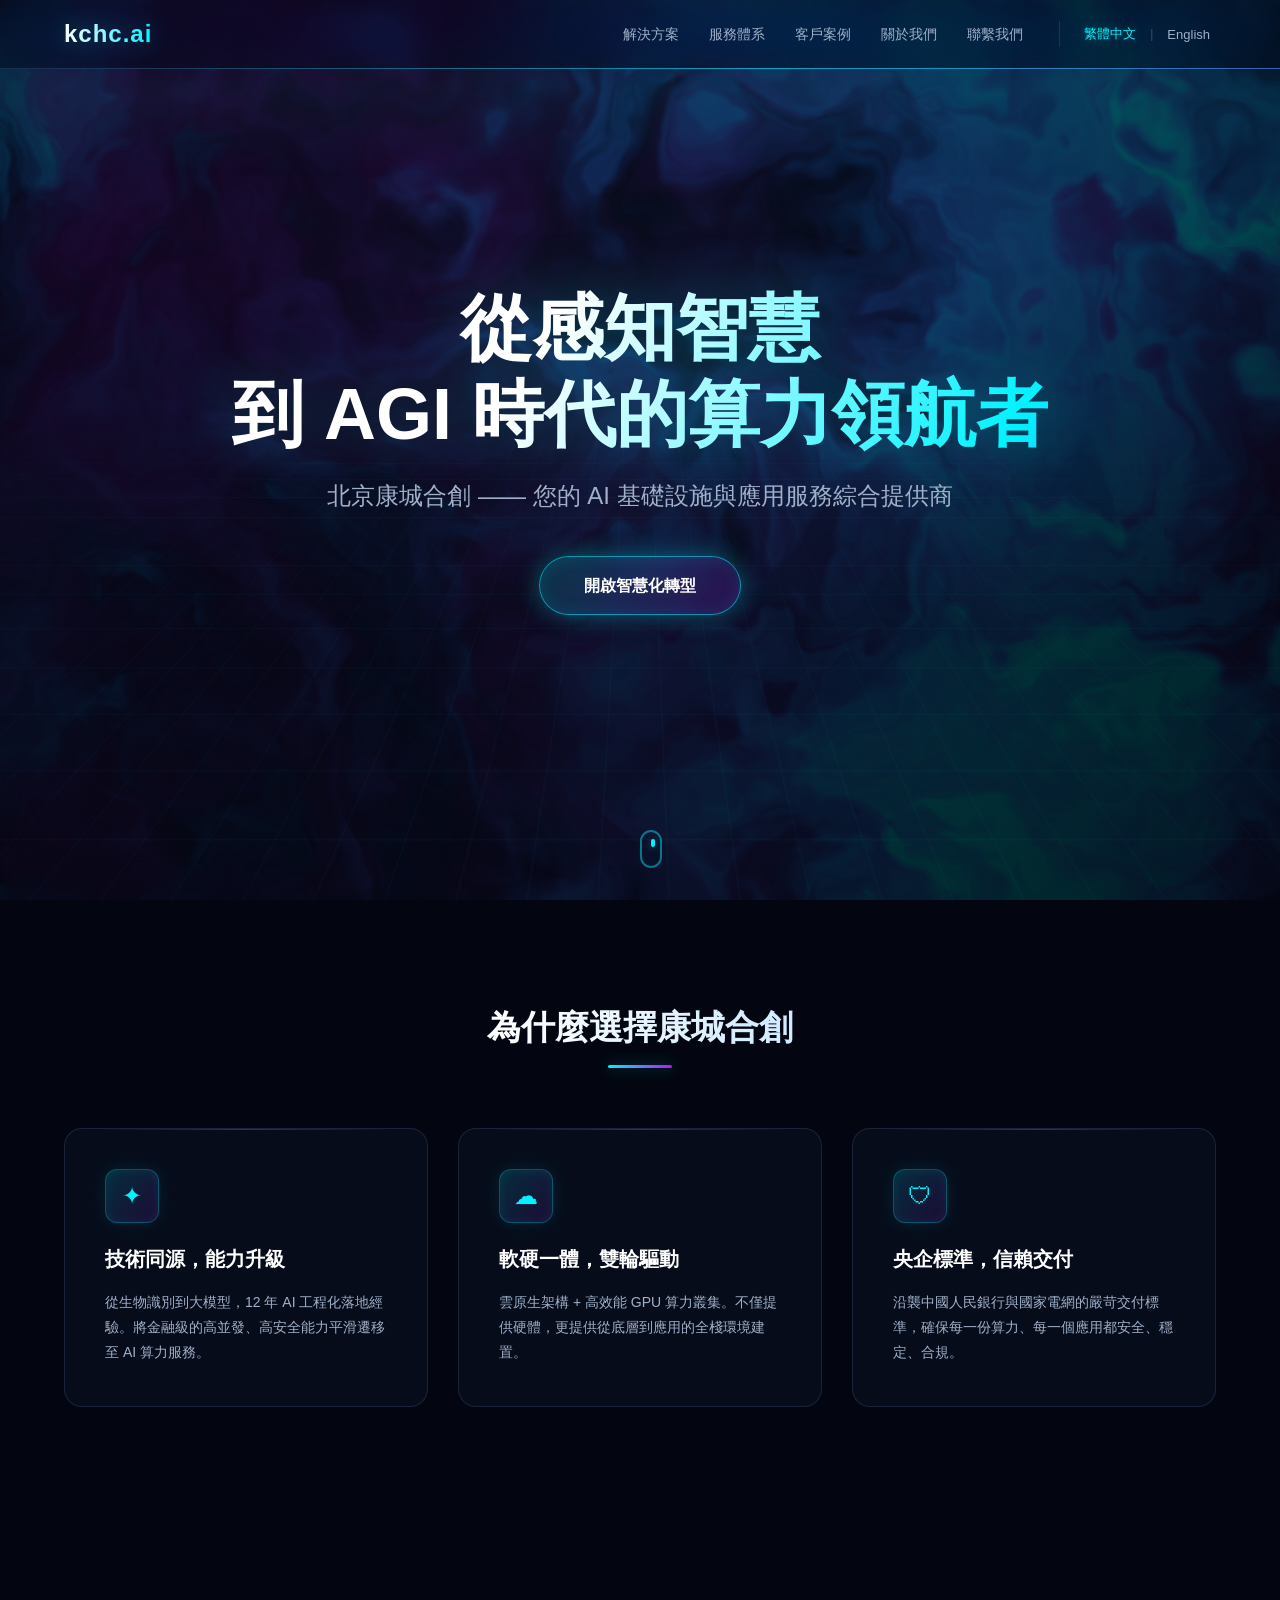
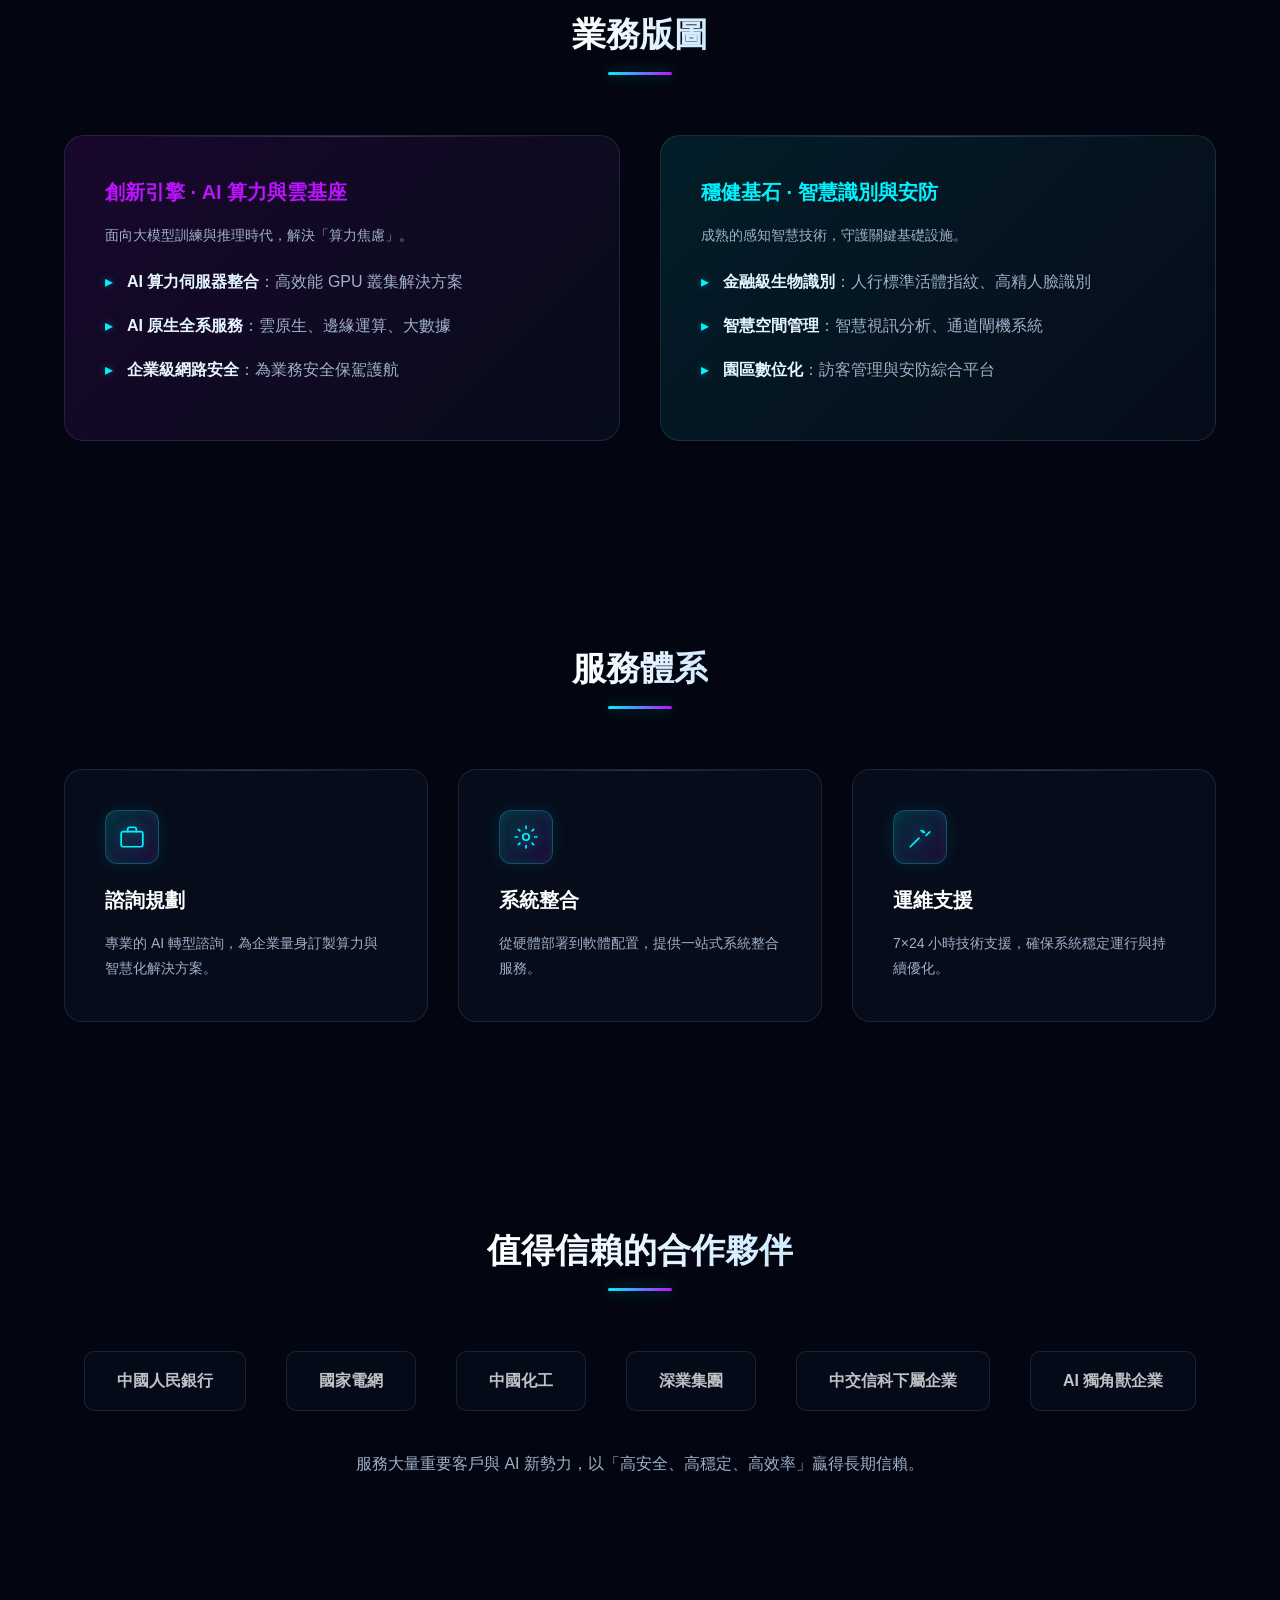
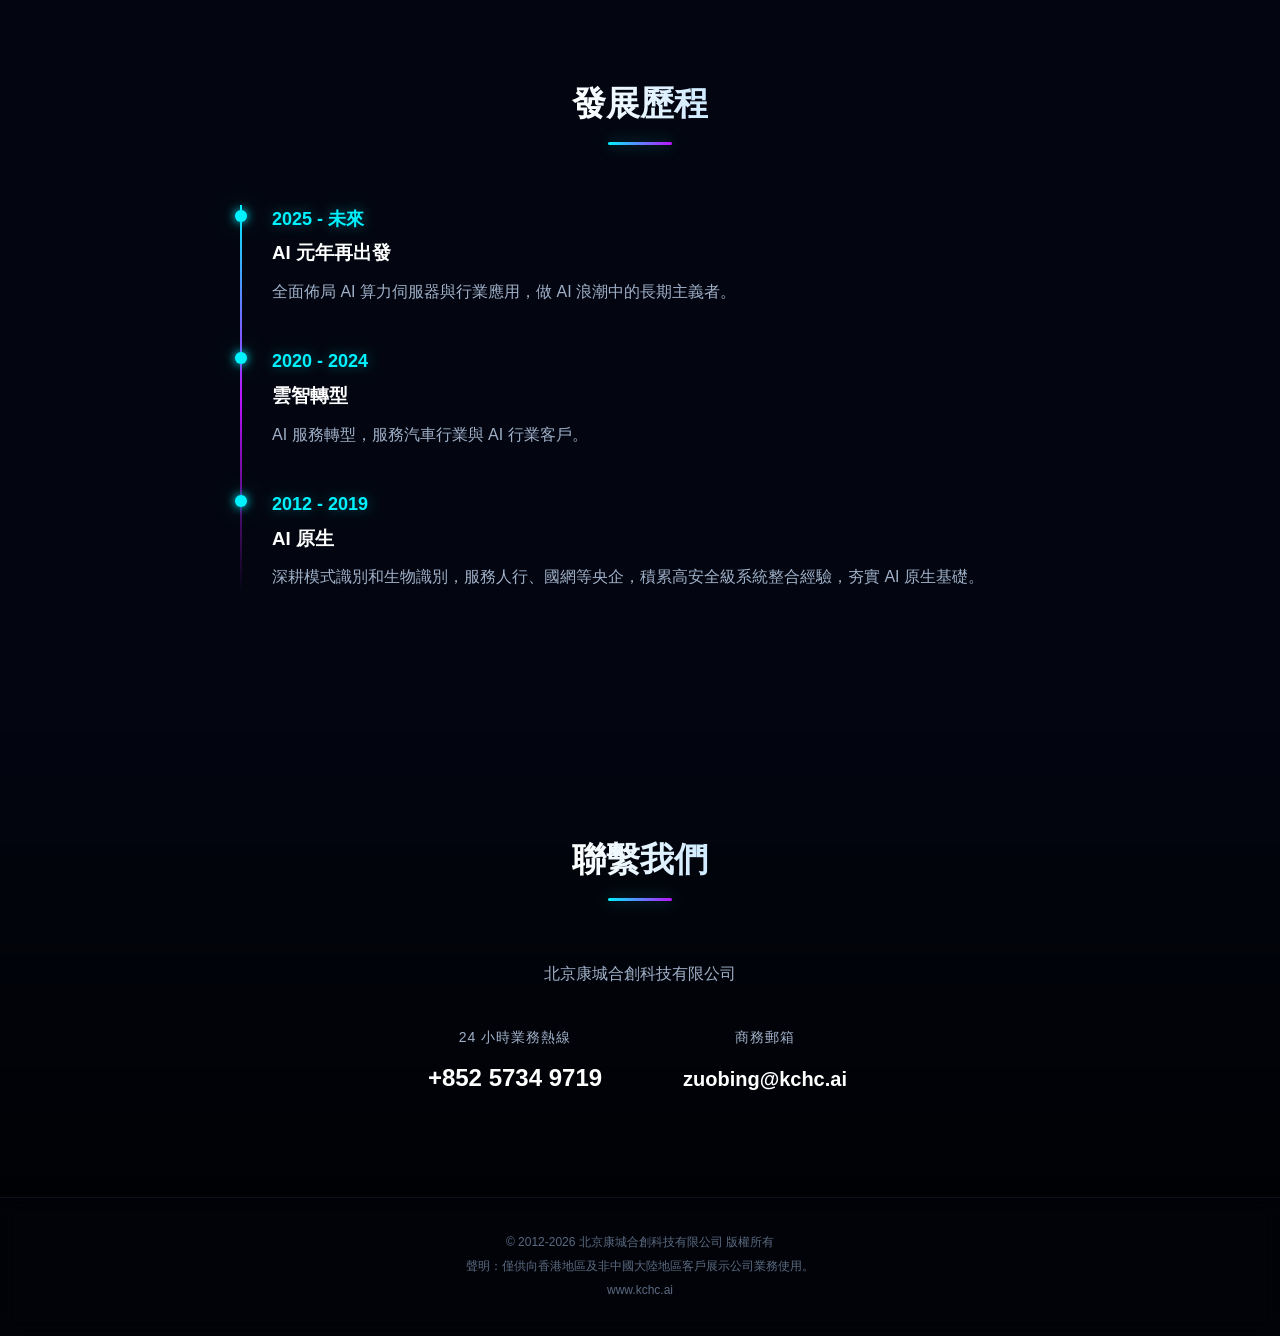
<file: index.html>
<!DOCTYPE html>
<html lang="zh-Hant">
<head>
    <meta charset="UTF-8">
    <meta name="viewport" content="width=device-width, initial-scale=1.0, maximum-scale=1.0, user-scalable=no">
    <meta name="description" content="北京康城合創 - AGI 時代的算力領航者，專業的 AI 基礎設施與應用服務綜合提供商">
    <meta name="keywords" content="AI算力,人工智慧,大模型,生物識別,北京康城合創">
    <title>北京康城合創 | kchc.ai - AGI 時代的算力領航者</title>
    <link rel="stylesheet" href="styles.css">
    <noscript><style>body { opacity: 1 !important; }</style></noscript>
</head>
<body>

    <canvas id="fluid-canvas"></canvas>

    <header>
        <div class="logo">kchc.ai</div>
        <nav class="nav-links">
            <a href="#solutions" data-i18n="nav.solutions">解決方案</a>
            <a href="#services" data-i18n="nav.services">服務體系</a>
            <a href="#cases" data-i18n="nav.cases">客戶案例</a>
            <a href="#about" data-i18n="nav.about">關於我們</a>
            <a href="#contact" data-i18n="nav.contact">聯繫我們</a>
            <div class="lang-switcher" role="group" aria-label="Language">
                <button type="button" class="lang-btn active" data-lang="zh-TW">繁體中文</button>
                <span class="lang-divider" aria-hidden="true">|</span>
                <button type="button" class="lang-btn" data-lang="en">English</button>
            </div>
        </nav>
        <div class="mobile-menu-btn" id="mobileMenuBtn">☰</div>
        <div class="mobile-menu" id="mobileMenu">
            <a href="#solutions" data-i18n="nav.solutions">解決方案</a>
            <a href="#services" data-i18n="nav.services">服務體系</a>
            <a href="#cases" data-i18n="nav.cases">客戶案例</a>
            <a href="#about" data-i18n="nav.about">關於我們</a>
            <a href="#contact" data-i18n="nav.contact">聯繫我們</a>
            <div class="lang-switcher lang-switcher-mobile" role="group" aria-label="Language">
                <button type="button" class="lang-btn active" data-lang="zh-TW">繁體中文</button>
                <span class="lang-divider" aria-hidden="true">|</span>
                <button type="button" class="lang-btn" data-lang="en">English</button>
            </div>
        </div>
    </header>

    <section class="hero">
        <h1 data-i18n-html="hero.title">從感知智慧<br>到 AGI 時代的算力領航者</h1>
        <p data-i18n="hero.subtitle">北京康城合創 —— 您的 AI 基礎設施與應用服務綜合提供商</p>
        <div onclick="document.getElementById('contact').scrollIntoView({behavior: 'smooth'})" class="cta-btn" data-i18n="hero.cta">
            開啟智慧化轉型
        </div>
        <div class="scroll-indicator" aria-hidden="true"></div>
    </section>

    <section class="scroll-anim" id="about">
        <div class="section-title"><span data-i18n="about.title">為什麼選擇康城合創</span></div>
        <div class="features">
            <div class="card">
                <div class="icon-box">✦</div>
                <h3 data-i18n="about.card1.title">技術同源，能力升級</h3>
                <p data-i18n="about.card1.text">從生物識別到大模型，12 年 AI 工程化落地經驗。將金融級的高並發、高安全能力平滑遷移至 AI 算力服務。</p>
            </div>
            <div class="card">
                <div class="icon-box">☁</div>
                <h3 data-i18n="about.card2.title">軟硬一體，雙輪驅動</h3>
                <p data-i18n="about.card2.text">雲原生架構 + 高效能 GPU 算力叢集。不僅提供硬體，更提供從底層到應用的全棧環境建置。</p>
            </div>
            <div class="card">
                <div class="icon-box">🛡</div>
                <h3 data-i18n="about.card3.title">央企標準，信賴交付</h3>
                <p data-i18n="about.card3.text">沿襲中國人民銀行與國家電網的嚴苛交付標準，確保每一份算力、每一個應用都安全、穩定、合規。</p>
            </div>
        </div>
    </section>

    <section class="scroll-anim" id="solutions">
        <div class="section-title"><span data-i18n="solutions.title">業務版圖</span></div>
        <div class="business-layout">
            <div class="biz-group biz-engine card">
                <h3 style="color: var(--accent-purple);" data-i18n="solutions.engine.title">創新引擎 · AI 算力與雲基座</h3>
                <p style="margin-bottom: 20px;" data-i18n="solutions.engine.intro">面向大模型訓練與推理時代，解決「算力焦慮」。</p>
                <ul class="biz-list">
                    <li data-i18n-html="solutions.engine.item1"><strong>AI 算力伺服器整合</strong>：高效能 GPU 叢集解決方案</li>
                    <li data-i18n-html="solutions.engine.item2"><strong>AI 原生全系服務</strong>：雲原生、邊緣運算、大數據</li>
                    <li data-i18n-html="solutions.engine.item3"><strong>企業級網路安全</strong>：為業務安全保駕護航</li>
                </ul>
            </div>
            <div class="biz-group biz-foundation card">
                <h3 style="color: var(--accent-cyan);" data-i18n="solutions.foundation.title">穩健基石 · 智慧識別與安防</h3>
                <p style="margin-bottom: 20px;" data-i18n="solutions.foundation.intro">成熟的感知智慧技術，守護關鍵基礎設施。</p>
                <ul class="biz-list">
                    <li data-i18n-html="solutions.foundation.item1"><strong>金融級生物識別</strong>：人行標準活體指紋、高精人臉識別</li>
                    <li data-i18n-html="solutions.foundation.item2"><strong>智慧空間管理</strong>：智慧視訊分析、通道閘機系統</li>
                    <li data-i18n-html="solutions.foundation.item3"><strong>園區數位化</strong>：訪客管理與安防綜合平台</li>
                </ul>
            </div>
        </div>
    </section>

    <section class="scroll-anim" id="services">
        <div class="section-title"><span data-i18n="services.title">服務體系</span></div>
        <div class="features">
            <div class="card">
                <div class="icon-box" aria-hidden="true">
                    <svg class="icon-svg" viewBox="0 0 24 24" fill="none" stroke="currentColor" stroke-width="1.6" stroke-linecap="round" stroke-linejoin="round">
                        <rect x="2" y="7" width="20" height="14" rx="2"></rect>
                        <path d="M16 7V5a2 2 0 0 0-2-2h-4a2 2 0 0 0-2 2v2"></path>
                    </svg>
                </div>
                <h3 data-i18n="services.card1.title">諮詢規劃</h3>
                <p data-i18n="services.card1.text">專業的 AI 轉型諮詢，為企業量身訂製算力與智慧化解決方案。</p>
            </div>
            <div class="card">
                <div class="icon-box" aria-hidden="true">
                    <svg class="icon-svg" viewBox="0 0 24 24" fill="none" stroke="currentColor" stroke-width="1.6" stroke-linecap="round" stroke-linejoin="round">
                        <circle cx="12" cy="12" r="3"></circle>
                        <path d="M12 2v2M12 20v2M4.93 4.93l1.41 1.41M17.66 17.66l1.41 1.41M2 12h2M20 12h2M4.93 19.07l1.41-1.41M17.66 6.34l1.41-1.41"></path>
                    </svg>
                </div>
                <h3 data-i18n="services.card2.title">系統整合</h3>
                <p data-i18n="services.card2.text">從硬體部署到軟體配置，提供一站式系統整合服務。</p>
            </div>
            <div class="card">
                <div class="icon-box" aria-hidden="true">
                    <svg class="icon-svg" viewBox="0 0 24 24" fill="none" stroke="currentColor" stroke-width="1.6" stroke-linecap="round" stroke-linejoin="round">
                        <path d="M14.7 6.3a1 1 0 0 0 0 0l1.42 1.42"></path>
                        <path d="m3 21 8.02-8.02"></path>
                        <path d="m12.99 6.01 1.78 1.78"></path>
                        <path d="M17.61 10.62 21 7.22"></path>
                    </svg>
                </div>
                <h3 data-i18n="services.card3.title">運維支援</h3>
                <p data-i18n="services.card3.text">7×24 小時技術支援，確保系統穩定運行與持續優化。</p>
            </div>
        </div>
    </section>

    <section class="scroll-anim" id="cases">
        <div class="section-title"><span data-i18n="cases.title">值得信賴的合作夥伴</span></div>
        <div class="logos">
            <div class="logo-item" data-i18n="cases.logo1">中國人民銀行</div>
            <div class="logo-item" data-i18n="cases.logo2">國家電網</div>
            <div class="logo-item" data-i18n="cases.logo3">中國化工</div>
            <div class="logo-item" data-i18n="cases.logo4">深業集團</div>
            <div class="logo-item" data-i18n="cases.logo5">國家電網下屬企業</div>
            <div class="logo-item" data-i18n="cases.logo6">AI 獨角獸企業</div>
        </div>
        <div style="text-align: center; margin-top: 40px; color: var(--text-sub);">
            <p data-i18n="cases.summary">服務大量重要客戶與 AI 新勢力，以「高安全、高穩定、高效率」贏得長期信賴。</p>
        </div>
    </section>

    <section class="scroll-anim">
        <div class="section-title"><span data-i18n="timeline.title">發展歷程</span></div>
        <div class="timeline">
            <div class="timeline-item">
                <span class="year" data-i18n="timeline.item1.year">2025 - 未來</span>
                <h3 data-i18n="timeline.item1.title">AI 元年再出發</h3>
                <p data-i18n="timeline.item1.text">全面佈局 AI 算力伺服器與行業應用，做 AI 浪潮中的長期主義者。</p>
            </div>
            <div class="timeline-item">
                <span class="year" data-i18n="timeline.item2.year">2020 - 2024</span>
                <h3 data-i18n="timeline.item2.title">雲智轉型</h3>
                <p data-i18n="timeline.item2.text">AI 服務轉型，服務汽車行業與 AI 行業客戶。</p>
            </div>
            <div class="timeline-item">
                <span class="year" data-i18n="timeline.item3.year">2012 - 2019</span>
                <h3 data-i18n="timeline.item3.title">AI 原生</h3>
                <p data-i18n="timeline.item3.text">深耕模式識別和生物識別，服務人行、國網等央企，積累高安全級系統整合經驗，夯實 AI 原生基礎。</p>
            </div>
        </div>
    </section>

    <section class="contact-section scroll-anim" id="contact">
        <div class="section-title"><span data-i18n="contact.title">聯繫我們</span></div>
        <p style="color: var(--text-sub); margin-bottom: 30px;" data-i18n="contact.company">北京康城合創科技有限公司</p>
        <div class="contact-box">
            <div class="contact-item">
                <h4 data-i18n="contact.hotline">24 小時業務熱線</h4>
                <p><a href="tel:+85257349719">+852 5734 9719</a></p>
            </div>
            <div class="contact-item">
                <h4 data-i18n="contact.email">商務郵箱</h4>
                <p><a href="mailto:zuobing@atlantis9.com" style="font-size: 20px;">zuobing@kchc.ai</a></p>
            </div>
        </div>
    </section>

    <footer>
        <p data-i18n="footer.copyright">© 2012-2026 北京康城合創科技有限公司 版權所有</p>
        <p data-i18n="footer.disclaimer">聲明：僅供向香港地區及非中國大陸地區客戶展示公司業務使用。</p>
        <p>www.kchc.ai</p>
    </footer>

    <script src="script.js"></script>
</body>
</html>
</file>
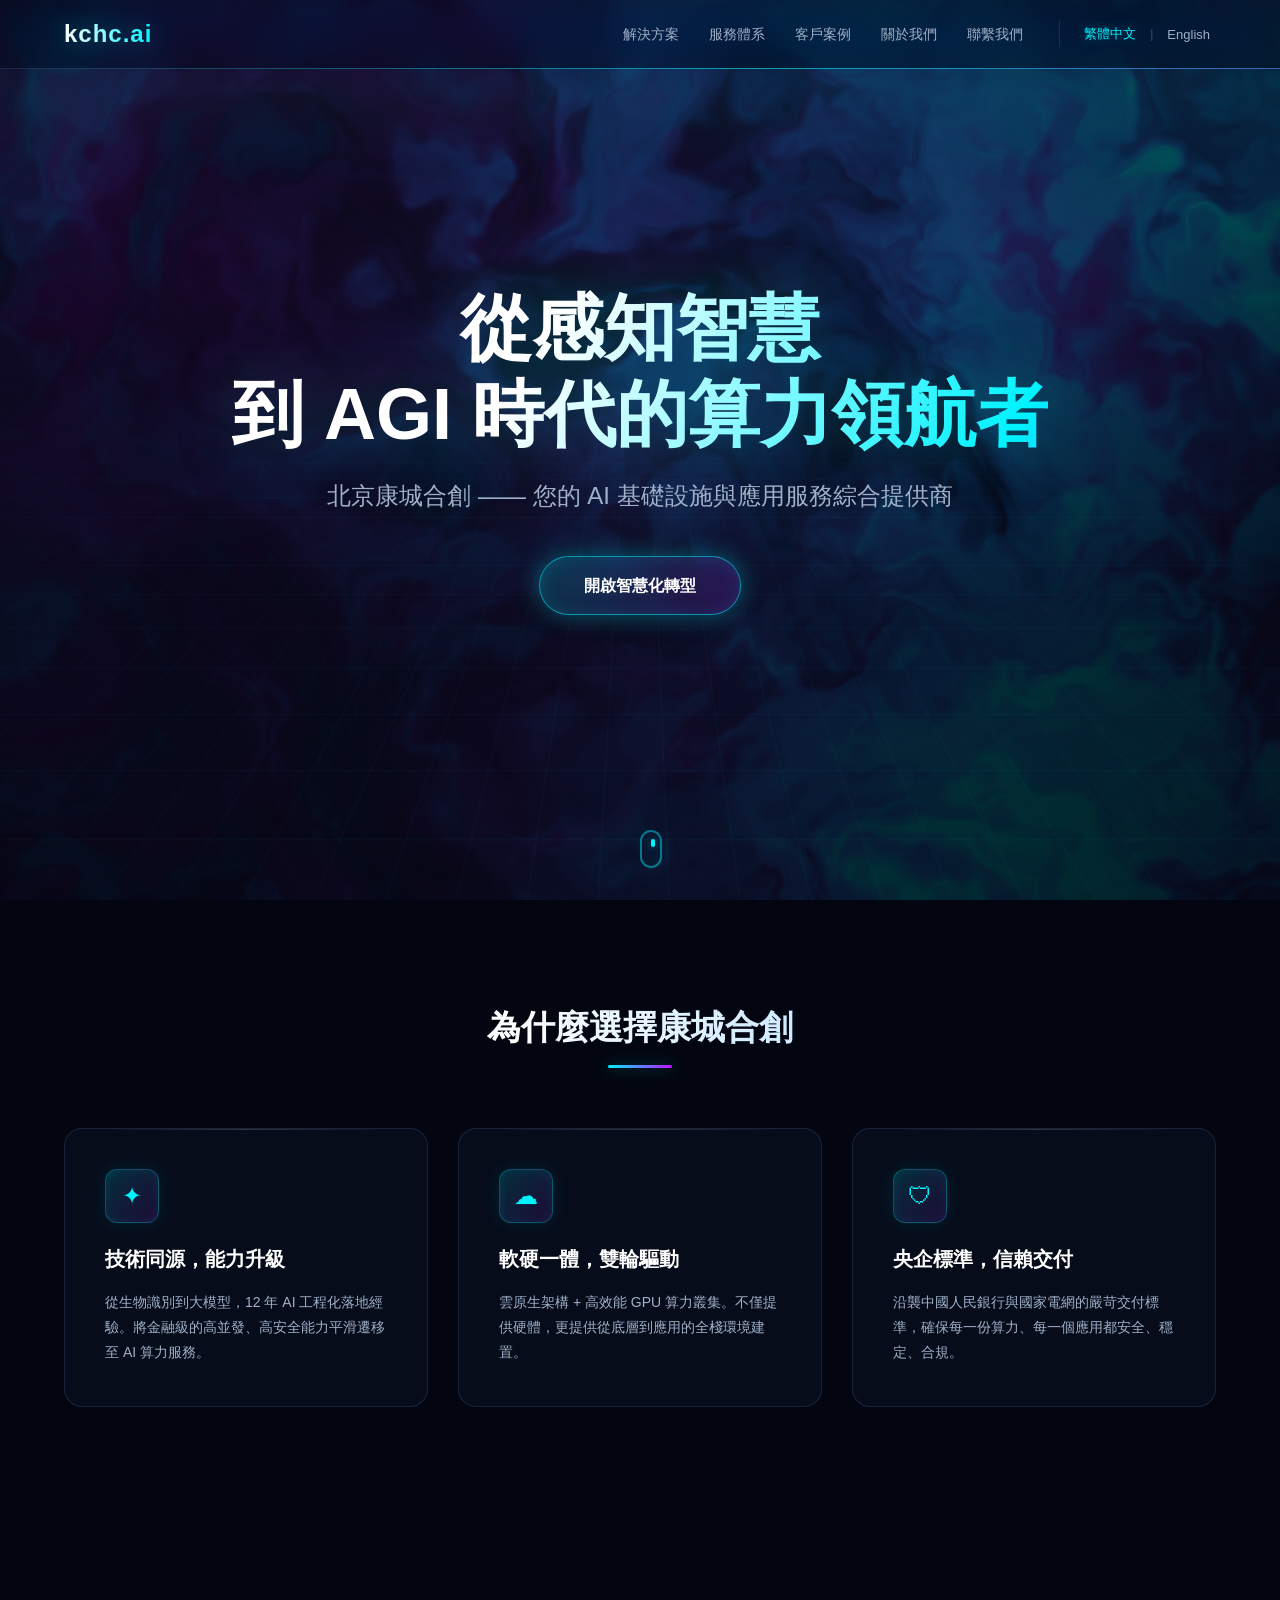
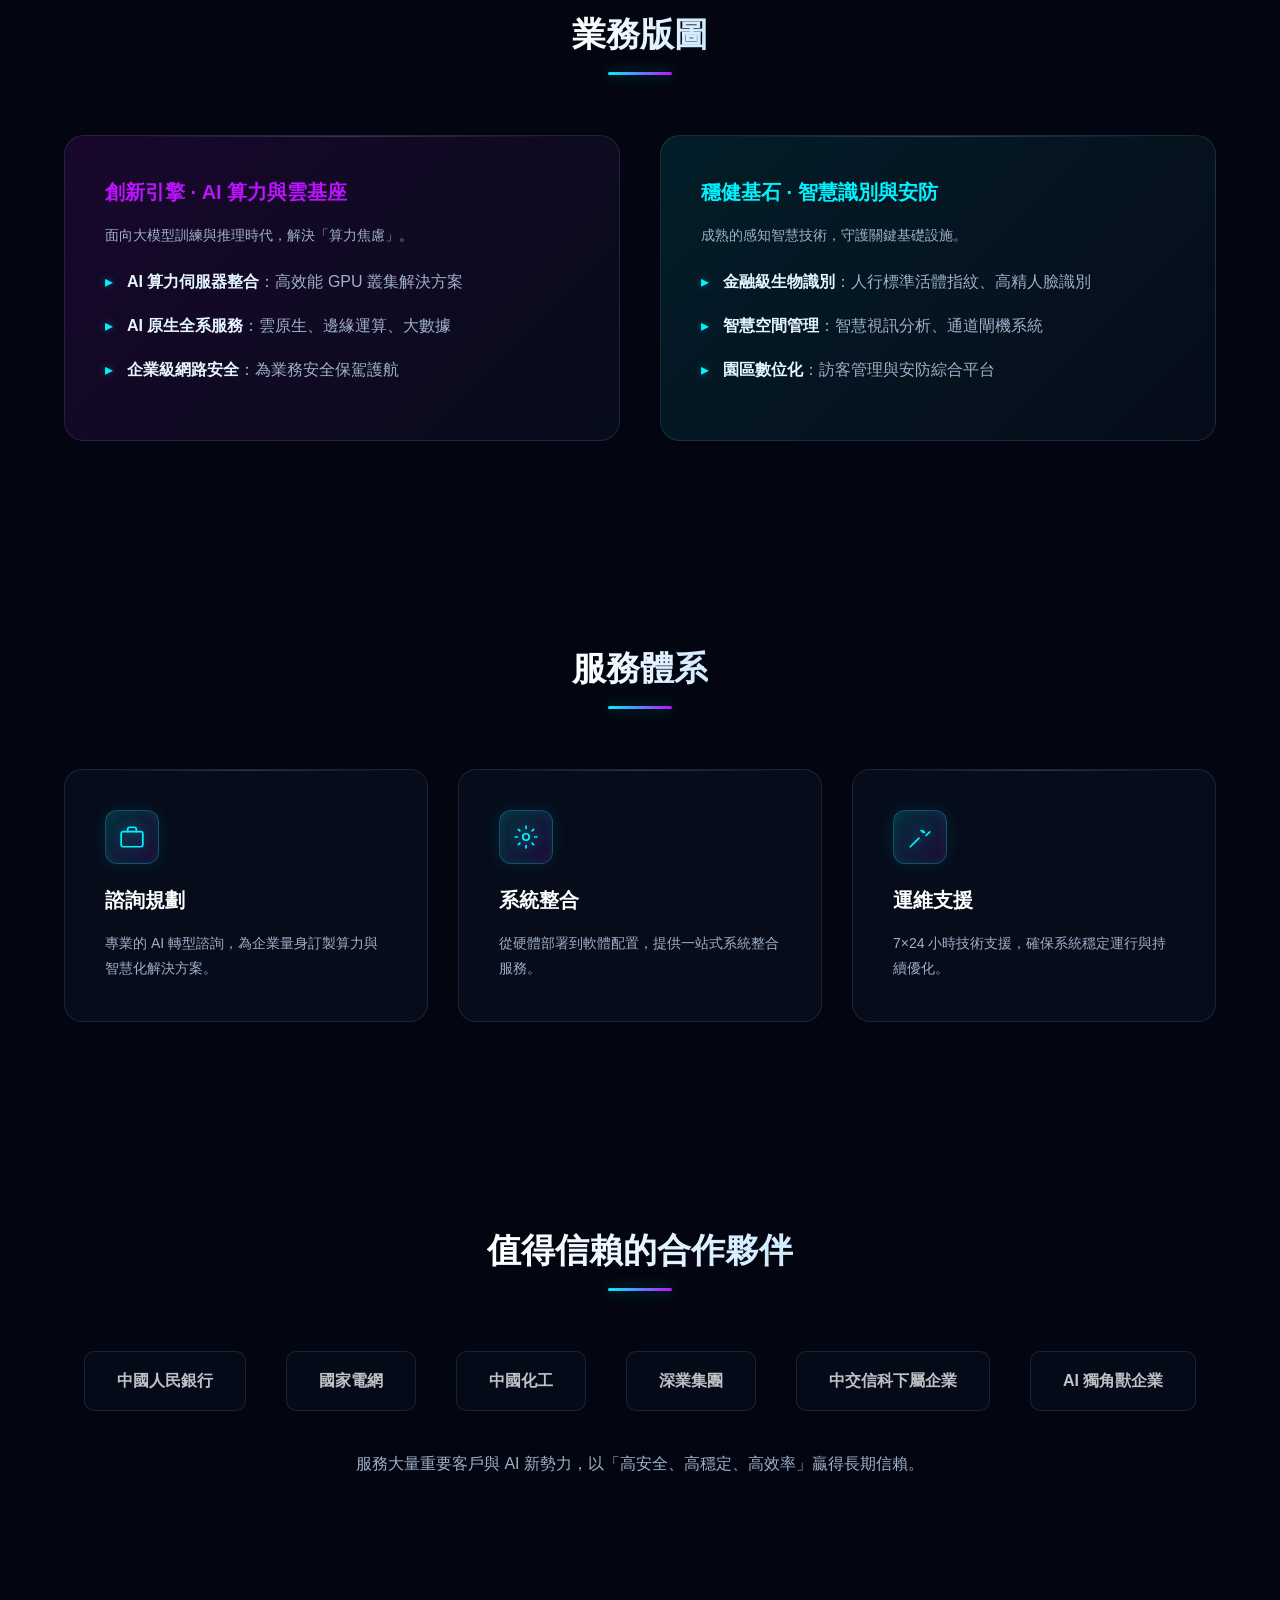
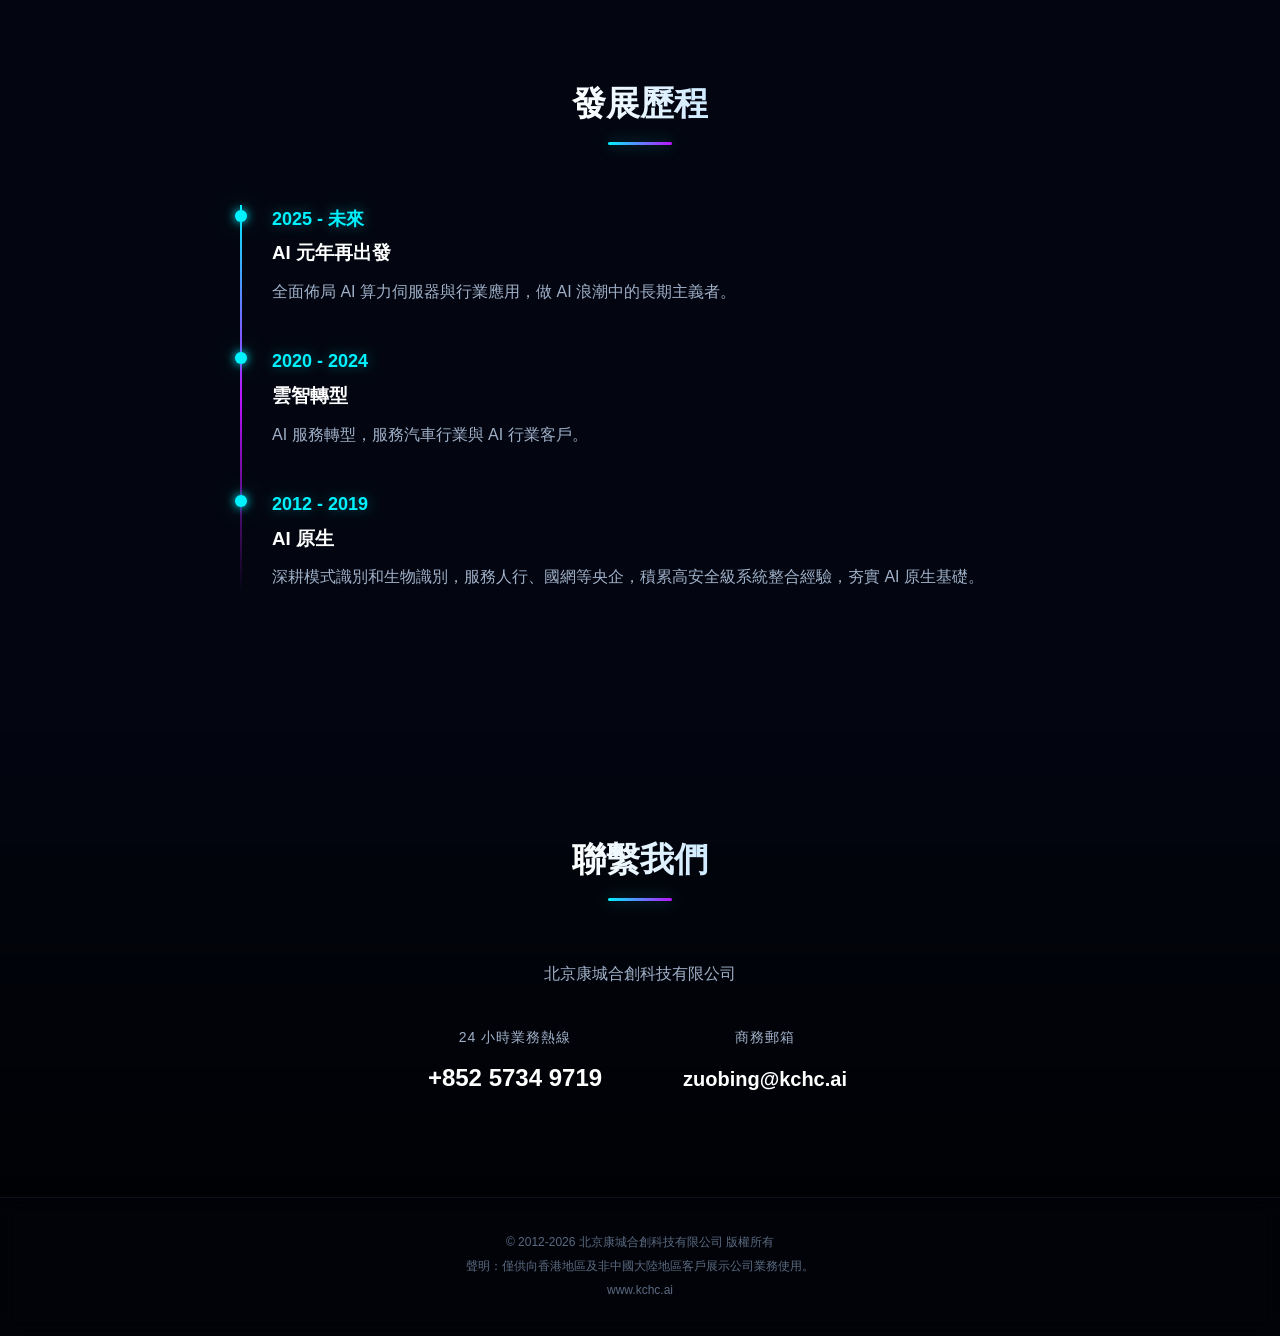
<file: index-deploy.html>
<!DOCTYPE html>
<html lang="zh-Hant">
<head>
    <meta charset="UTF-8">
    <meta name="viewport" content="width=device-width, initial-scale=1.0, maximum-scale=1.0, user-scalable=no">
    <meta name="description" content="北京康城合創 - AGI 時代的算力領航者，專業的 AI 基礎設施與應用服務綜合提供商">
    <meta name="keywords" content="AI算力,人工智慧,大模型,生物識別,北京康城合創">
    <title>北京康城合創 | kchc.ai - AGI 時代的算力領航者</title>
    <style>
/* ============================================================
   kchc.ai — 未来感 UI 样式系统
   流体 WebGL 背景 + 玻璃拟态 + 霓虹光效
   ============================================================ */

/* --- 全局变量与重置 --- */
:root {
    --bg-color: #030610;
    --card-bg: rgba(13, 22, 40, 0.45);
    --text-main: #ffffff;
    --text-sub: #9fb0c8;
    --accent-cyan: #00f2ff;
    --accent-purple: #bc13fe;
    --accent-blue: #2563eb;
    --glass-border: rgba(140, 180, 255, 0.14);
    --glow-cyan: rgba(0, 242, 255, 0.35);
    --glow-purple: rgba(188, 19, 254, 0.30);
}

* {
    margin: 0;
    padding: 0;
    box-sizing: border-box;
}

body {
    font-family: 'Helvetica Neue', Helvetica, Arial, sans-serif;
    background-color: var(--bg-color);
    color: var(--text-main);
    line-height: 1.6;
    overflow-x: hidden;
    -webkit-font-smoothing: antialiased;
    opacity: 0;
    transition: opacity 0.8s ease;
}

body.loaded {
    opacity: 1;
}

a {
    text-decoration: none;
    color: inherit;
}

ul {
    list-style: none;
}

/* --- 自定义滚动条 --- */
::-webkit-scrollbar {
    width: 10px;
}
::-webkit-scrollbar-track {
    background: var(--bg-color);
}
::-webkit-scrollbar-thumb {
    background: linear-gradient(180deg, rgba(0, 242, 255, 0.4), rgba(188, 19, 254, 0.4));
    border-radius: 5px;
    border: 2px solid var(--bg-color);
}
::-webkit-scrollbar-thumb:hover {
    background: linear-gradient(180deg, var(--accent-cyan), var(--accent-purple));
}

::selection {
    background: rgba(0, 242, 255, 0.3);
    color: #fff;
}

/* --- WebGL 流体背景画布 --- */
#fluid-canvas {
    position: fixed;
    inset: 0;
    width: 100vw;
    height: 100vh;
    z-index: -2;
    pointer-events: none;
}

/* WebGL 不可用时的回退渐变 */
body.no-webgl {
    background:
        radial-gradient(ellipse 80% 60% at 70% 20%, rgba(188, 19, 254, 0.12), transparent),
        radial-gradient(ellipse 70% 50% at 20% 70%, rgba(0, 100, 255, 0.15), transparent),
        var(--bg-color);
}

/* 全屏柔光叠加，统一画面氛围 */
body::after {
    content: '';
    position: fixed;
    inset: 0;
    z-index: -1;
    pointer-events: none;
    background:
        radial-gradient(ellipse 120% 90% at 50% -20%, transparent 60%, rgba(3, 6, 16, 0.55) 100%);
}

/* --- 动画关键帧 --- */
@keyframes flow {
    0% { background-position: 0% 50%; }
    50% { background-position: 100% 50%; }
    100% { background-position: 0% 50%; }
}

@keyframes float {
    0%, 100% { transform: translateY(0); }
    50% { transform: translateY(-12px); }
}

@keyframes fadeInUp {
    from {
        opacity: 0;
        transform: translateY(30px);
    }
    to {
        opacity: 1;
        transform: translateY(0);
    }
}

@keyframes gradientShift {
    0%, 100% { background-position: 0% 50%; }
    50% { background-position: 100% 50%; }
}

@keyframes pulseGlow {
    0%, 100% { opacity: 0.6; }
    50% { opacity: 1; }
}

@keyframes scanline {
    0% { transform: translateY(-100%); }
    100% { transform: translateY(100vh); }
}

@keyframes borderRotate {
    to { --border-angle: 360deg; }
}

@keyframes scrollHint {
    0%, 100% { transform: translate(-50%, 0); opacity: 1; }
    50% { transform: translate(-50%, 12px); opacity: 0.3; }
}

/* --- 导航栏（悬浮玻璃舱） --- */
header {
    position: fixed;
    top: 0;
    width: 100%;
    padding: 15px 5%;
    display: flex;
    justify-content: space-between;
    align-items: center;
    background: rgba(5, 10, 22, 0.45);
    backdrop-filter: blur(18px) saturate(1.4);
    -webkit-backdrop-filter: blur(18px) saturate(1.4);
    z-index: 1000;
    border-bottom: 1px solid var(--glass-border);
    transition: all 0.4s ease;
}

/* 导航底部流光线 */
header::after {
    content: '';
    position: absolute;
    bottom: -1px;
    left: 0;
    width: 100%;
    height: 1px;
    background: linear-gradient(90deg,
        transparent 0%,
        var(--accent-cyan) 30%,
        var(--accent-purple) 70%,
        transparent 100%);
    background-size: 200% 100%;
    animation: gradientShift 6s ease infinite;
    opacity: 0.6;
}

header.scrolled {
    background: rgba(4, 8, 18, 0.8);
    box-shadow: 0 8px 40px rgba(0, 0, 0, 0.5), 0 1px 0 rgba(0, 242, 255, 0.08);
}

.logo {
    font-size: 24px;
    font-weight: 700;
    background: linear-gradient(90deg, #fff, var(--accent-cyan), var(--accent-purple));
    background-size: 200% auto;
    -webkit-background-clip: text;
    -webkit-text-fill-color: transparent;
    background-clip: text;
    letter-spacing: 1px;
    cursor: pointer;
    animation: gradientShift 5s ease infinite;
    filter: drop-shadow(0 0 12px rgba(0, 242, 255, 0.35));
}

.nav-links {
    display: flex;
    gap: 30px;
    align-items: center;
}

.nav-links a {
    font-size: 14px;
    color: var(--text-sub);
    transition: 0.3s;
    position: relative;
}

.nav-links a::after {
    content: '';
    position: absolute;
    bottom: -5px;
    left: 0;
    width: 0;
    height: 2px;
    background: linear-gradient(90deg, var(--accent-cyan), var(--accent-purple));
    box-shadow: 0 0 8px var(--glow-cyan);
    transition: width 0.3s ease;
}

.nav-links a:hover {
    color: #fff;
    text-shadow: 0 0 12px var(--glow-cyan);
}

.nav-links a:hover::after {
    width: 100%;
}

.lang-switcher {
    display: flex;
    align-items: center;
    gap: 8px;
    margin-left: 6px;
    padding-left: 18px;
    border-left: 1px solid rgba(140, 180, 255, 0.15);
}

.lang-btn {
    background: none;
    border: none;
    color: var(--text-sub);
    font-size: 13px;
    cursor: pointer;
    padding: 4px 6px;
    transition: 0.3s;
    font-family: inherit;
}

.lang-btn:hover {
    color: #fff;
}

.lang-btn.active {
    color: var(--accent-cyan);
    text-shadow: 0 0 12px var(--glow-cyan);
}

.lang-divider {
    color: rgba(159, 176, 200, 0.35);
    font-size: 12px;
    user-select: none;
}

.lang-switcher-mobile {
    margin-top: 10px;
    padding-top: 20px;
    border-top: 1px solid rgba(255, 255, 255, 0.05);
    border-left: none;
    padding-left: 0;
}

.mobile-menu-btn {
    display: none;
    font-size: 24px;
    color: #fff;
    cursor: pointer;
    z-index: 1001;
}

.mobile-menu {
    display: none;
    position: fixed;
    top: 0;
    right: -100%;
    width: 70%;
    max-width: 300px;
    height: 100vh;
    background: rgba(4, 8, 18, 0.92);
    backdrop-filter: blur(24px);
    -webkit-backdrop-filter: blur(24px);
    padding: 80px 30px 30px;
    flex-direction: column;
    gap: 20px;
    transition: right 0.35s cubic-bezier(0.22, 1, 0.36, 1);
    z-index: 1000;
    border-left: 1px solid var(--glass-border);
    box-shadow: -20px 0 60px rgba(0, 0, 0, 0.6);
}

.mobile-menu.active {
    right: 0;
}

.mobile-menu a {
    color: var(--text-sub);
    font-size: 18px;
    padding: 10px 0;
    border-bottom: 1px solid rgba(255, 255, 255, 0.05);
    transition: 0.3s;
}

.mobile-menu a:hover {
    color: var(--accent-cyan);
    padding-left: 10px;
    text-shadow: 0 0 12px var(--glow-cyan);
}

/* --- Hero 首屏 --- */
.hero {
    height: 100vh;
    display: flex;
    flex-direction: column;
    justify-content: center;
    align-items: center;
    text-align: center;
    padding: 0 5%;
    position: relative;
    overflow: hidden;
}

/* 3D 透视网格（叠加在流体背景之上，增加纵深） */
.hero::before {
    content: '';
    position: absolute;
    width: 200%;
    height: 200%;
    background: linear-gradient(rgba(0, 242, 255, 0.07) 1px, transparent 1px),
                linear-gradient(90deg, rgba(0, 242, 255, 0.07) 1px, transparent 1px);
    background-size: 50px 50px;
    transform: perspective(500px) rotateX(60deg) translateY(-100px) translateZ(-200px);
    animation: flow 100s linear infinite;
    opacity: 0.4;
    -webkit-mask-image: radial-gradient(ellipse 70% 60% at 50% 50%, black 30%, transparent 75%);
    mask-image: radial-gradient(ellipse 70% 60% at 50% 50%, black 30%, transparent 75%);
}

/* 竖向扫描光带 */
.hero::after {
    content: '';
    position: absolute;
    left: 0;
    top: 0;
    width: 100%;
    height: 180px;
    background: linear-gradient(180deg,
        transparent,
        rgba(0, 242, 255, 0.045) 50%,
        transparent);
    animation: scanline 9s linear infinite;
    pointer-events: none;
}

.hero h1 {
    font-size: clamp(2.5rem, 6vw, 4.5rem);
    font-weight: 800;
    line-height: 1.2;
    margin-bottom: 20px;
    background: linear-gradient(120deg, #ffffff 20%, var(--accent-cyan) 50%, var(--accent-purple) 80%);
    background-size: 200% auto;
    -webkit-background-clip: text;
    -webkit-text-fill-color: transparent;
    background-clip: text;
    position: relative;
    z-index: 1;
    animation: fadeInUp 1s ease-out, gradientShift 8s ease infinite;
    filter: drop-shadow(0 0 30px rgba(0, 242, 255, 0.25));
}

.hero p {
    font-size: clamp(1rem, 2vw, 1.5rem);
    color: var(--text-sub);
    max-width: 800px;
    margin-bottom: 40px;
    position: relative;
    z-index: 1;
    animation: fadeInUp 1s ease-out 0.2s both;
}

.cta-btn {
    padding: 16px 44px;
    font-size: 16px;
    font-weight: 600;
    color: #fff;
    background: linear-gradient(120deg, rgba(0, 242, 255, 0.18), rgba(188, 19, 254, 0.18));
    border: 1px solid rgba(0, 242, 255, 0.55);
    border-radius: 32px;
    backdrop-filter: blur(10px);
    -webkit-backdrop-filter: blur(10px);
    box-shadow:
        0 0 24px var(--glow-cyan),
        inset 0 0 18px rgba(0, 242, 255, 0.12);
    transition: 0.35s cubic-bezier(0.22, 1, 0.36, 1);
    position: relative;
    z-index: 1;
    cursor: pointer;
    overflow: hidden;
    animation: fadeInUp 1s ease-out 0.4s both;
}

/* 按钮内部流光 */
.cta-btn::before {
    content: '';
    position: absolute;
    top: 0;
    left: -100%;
    width: 60%;
    height: 100%;
    background: linear-gradient(90deg, transparent, rgba(255, 255, 255, 0.25), transparent);
    transform: skewX(-20deg);
    transition: left 0.6s ease;
}

.cta-btn:hover::before {
    left: 140%;
}

.cta-btn:hover {
    transform: translateY(-3px) scale(1.04);
    border-color: var(--accent-cyan);
    box-shadow:
        0 0 45px var(--glow-cyan),
        0 0 80px var(--glow-purple),
        inset 0 0 24px rgba(0, 242, 255, 0.22);
    text-shadow: 0 0 12px rgba(255, 255, 255, 0.8);
}

/* 滚动提示 */
.scroll-indicator {
    position: absolute;
    bottom: 32px;
    left: 50%;
    transform: translateX(-50%);
    width: 22px;
    height: 38px;
    border: 2px solid rgba(0, 242, 255, 0.45);
    border-radius: 12px;
    z-index: 1;
    animation: fadeInUp 1s ease-out 1s both;
}

.scroll-indicator::before {
    content: '';
    position: absolute;
    top: 7px;
    left: 50%;
    width: 4px;
    height: 8px;
    background: var(--accent-cyan);
    border-radius: 2px;
    box-shadow: 0 0 8px var(--glow-cyan);
    animation: scrollHint 2s ease-in-out infinite;
}

/* --- 通用板块样式 --- */
section {
    padding: 100px 5%;
    position: relative;
}

.section-title {
    font-size: clamp(24px, 4vw, 34px);
    margin-bottom: 60px;
    text-align: center;
    font-weight: 700;
}

.section-title span {
    position: relative;
    padding-bottom: 14px;
    display: inline-block;
    background: linear-gradient(90deg, #fff, #cfeaff);
    -webkit-background-clip: text;
    -webkit-text-fill-color: transparent;
    background-clip: text;
}

.section-title span::after {
    content: '';
    position: absolute;
    bottom: 0;
    left: 50%;
    transform: translateX(-50%);
    width: 64px;
    height: 3px;
    border-radius: 2px;
    background: linear-gradient(90deg, var(--accent-cyan), var(--accent-purple));
    box-shadow: 0 0 14px var(--glow-cyan);
}

/* --- 玻璃卡片（含鼠标光晕跟随 + 3D 倾斜承接） --- */
.features {
    display: grid;
    grid-template-columns: repeat(auto-fit, minmax(300px, 1fr));
    gap: 30px;
}

.card {
    --mx: 50%;
    --my: 50%;
    background: var(--card-bg);
    border: 1px solid var(--glass-border);
    border-radius: 18px;
    padding: 40px;
    backdrop-filter: blur(14px) saturate(1.3);
    -webkit-backdrop-filter: blur(14px) saturate(1.3);
    transition: border-color 0.4s ease, box-shadow 0.4s ease, transform 0.25s ease;
    position: relative;
    overflow: hidden;
    opacity: 0;
    transform: translateY(30px);
    will-change: transform;
    transform-style: preserve-3d;
}

/* 鼠标跟随光晕 */
.card::before {
    content: '';
    position: absolute;
    inset: 0;
    background: radial-gradient(420px circle at var(--mx) var(--my),
        rgba(0, 242, 255, 0.10),
        rgba(188, 19, 254, 0.05) 40%,
        transparent 65%);
    opacity: 0;
    transition: opacity 0.4s ease;
    pointer-events: none;
}

/* 顶部高光描边 */
.card::after {
    content: '';
    position: absolute;
    top: 0;
    left: 10%;
    width: 80%;
    height: 1px;
    background: linear-gradient(90deg, transparent, rgba(255, 255, 255, 0.35), transparent);
    opacity: 0.5;
    pointer-events: none;
}

.card:hover::before {
    opacity: 1;
}

.card:hover {
    border-color: rgba(0, 242, 255, 0.55);
    box-shadow:
        0 20px 60px -15px rgba(0, 0, 0, 0.6),
        0 0 40px -8px var(--glow-cyan),
        inset 0 0 30px rgba(0, 242, 255, 0.04);
}

.card h3 {
    font-size: 20px;
    margin-bottom: 15px;
    color: #fff;
}

.card p {
    font-size: 14px;
    color: var(--text-sub);
    line-height: 1.8;
}

.icon-box {
    width: 54px;
    height: 54px;
    background: linear-gradient(135deg, rgba(0, 242, 255, 0.15), rgba(188, 19, 254, 0.12));
    border: 1px solid rgba(0, 242, 255, 0.25);
    border-radius: 12px;
    display: flex;
    align-items: center;
    justify-content: center;
    margin-bottom: 20px;
    color: var(--accent-cyan);
    font-size: 24px;
    transition: 0.35s;
    box-shadow: 0 0 18px rgba(0, 242, 255, 0.10), inset 0 0 12px rgba(0, 242, 255, 0.08);
}

.icon-box .icon-svg {
    width: 26px;
    height: 26px;
    filter: drop-shadow(0 0 6px rgba(0, 242, 255, 0.45));
}

.card:hover .icon-box {
    background: linear-gradient(135deg, rgba(0, 242, 255, 0.28), rgba(188, 19, 254, 0.22));
    transform: scale(1.12) translateZ(30px);
    box-shadow: 0 0 28px var(--glow-cyan), inset 0 0 14px rgba(0, 242, 255, 0.18);
    animation: float 3s ease-in-out infinite;
}

/* --- 业务版图 --- */
.business-layout {
    display: grid;
    grid-template-columns: 1fr 1fr;
    gap: 40px;
}

.biz-group {
    padding: 40px;
    border-radius: 20px;
    border: 1px solid var(--glass-border);
    transition: 0.4s;
}

.biz-engine {
    background: linear-gradient(135deg, rgba(188, 19, 254, 0.12), rgba(13, 22, 40, 0.4));
}

.biz-engine:hover {
    border-color: rgba(188, 19, 254, 0.55);
    box-shadow:
        0 20px 60px -15px rgba(0, 0, 0, 0.6),
        0 0 40px -8px var(--glow-purple);
}

.biz-engine:hover::before {
    background: radial-gradient(420px circle at var(--mx) var(--my),
        rgba(188, 19, 254, 0.12),
        rgba(0, 242, 255, 0.04) 40%,
        transparent 65%);
}

.biz-foundation {
    background: linear-gradient(135deg, rgba(0, 242, 255, 0.10), rgba(13, 22, 40, 0.4));
}

.biz-list li {
    margin-bottom: 15px;
    padding-left: 22px;
    position: relative;
    color: var(--text-sub);
    line-height: 1.8;
}

.biz-list li::before {
    content: '▸';
    color: var(--accent-cyan);
    position: absolute;
    left: 0;
    font-size: 16px;
    text-shadow: 0 0 8px var(--glow-cyan);
}

.biz-list strong {
    color: #e6f6ff;
}

/* --- 案例 Logo 墙 --- */
.logos {
    display: flex;
    flex-wrap: wrap;
    justify-content: center;
    gap: 40px;
}

.logo-item {
    --mx: 50%;
    --my: 50%;
    padding: 16px 32px;
    border: 1px solid var(--glass-border);
    border-radius: 10px;
    background: rgba(13, 22, 40, 0.35);
    backdrop-filter: blur(10px);
    -webkit-backdrop-filter: blur(10px);
    color: rgba(255, 255, 255, 0.75);
    font-weight: bold;
    font-size: 16px;
    transition: 0.3s;
    cursor: default;
    position: relative;
    overflow: hidden;
    will-change: transform;
}

.logo-item::before {
    content: '';
    position: absolute;
    inset: 0;
    background: radial-gradient(220px circle at var(--mx) var(--my),
        rgba(0, 242, 255, 0.12), transparent 60%);
    opacity: 0;
    transition: opacity 0.3s ease;
    pointer-events: none;
}

.logo-item:hover::before {
    opacity: 1;
}

.logo-item:hover {
    color: #fff;
    border-color: rgba(0, 242, 255, 0.6);
    box-shadow: 0 8px 30px -6px var(--glow-cyan);
    text-shadow: 0 0 14px rgba(0, 242, 255, 0.5);
}

/* --- 发展历程（霓虹时间线） --- */
.timeline {
    max-width: 800px;
    margin: 0 auto;
    border-left: 2px solid transparent;
    border-image: linear-gradient(180deg, var(--accent-cyan), var(--accent-purple), transparent) 1;
    padding-left: 30px;
    position: relative;
}

.timeline-item {
    margin-bottom: 40px;
    position: relative;
    opacity: 0;
    transform: translateX(-30px);
    transition: 0.6s ease;
}

.timeline-item.visible {
    opacity: 1;
    transform: translateX(0);
}

.timeline-item::before {
    content: '';
    width: 12px;
    height: 12px;
    background: var(--accent-cyan);
    border-radius: 50%;
    position: absolute;
    left: -37px;
    top: 5px;
    box-shadow:
        0 0 10px var(--accent-cyan),
        0 0 24px var(--glow-cyan);
    animation: pulseGlow 2.5s ease-in-out infinite;
}

.year {
    color: var(--accent-cyan);
    font-weight: bold;
    margin-bottom: 5px;
    display: block;
    font-size: 18px;
    text-shadow: 0 0 14px rgba(0, 242, 255, 0.4);
}

.timeline-item h3 {
    margin-bottom: 10px;
    color: #fff;
}

.timeline-item p {
    color: var(--text-sub);
    line-height: 1.8;
}

/* --- 联系方式 --- */
.contact-section {
    background: linear-gradient(to top, rgba(0, 0, 0, 0.7), transparent);
    text-align: center;
}

.contact-box {
    display: flex;
    flex-wrap: wrap;
    justify-content: center;
    gap: 50px;
    margin-top: 40px;
}

.contact-item {
    min-width: 200px;
}

.contact-item h4 {
    color: var(--text-sub);
    margin-bottom: 10px;
    font-size: 14px;
    font-weight: normal;
    letter-spacing: 1px;
}

.contact-item p {
    font-size: 24px;
    font-weight: 700;
    color: #fff;
}

.contact-item a {
    transition: 0.3s;
    display: inline-block;
}

.contact-item a:hover {
    color: var(--accent-cyan);
    text-shadow: 0 0 18px var(--glow-cyan);
    transform: scale(1.05);
}

/* --- Footer --- */
footer {
    text-align: center;
    padding: 30px;
    font-size: 12px;
    color: #5a6a80;
    border-top: 1px solid rgba(140, 180, 255, 0.08);
    background: rgba(0, 0, 0, 0.45);
    backdrop-filter: blur(10px);
    -webkit-backdrop-filter: blur(10px);
}

footer p {
    margin: 5px 0;
}

/* --- 响应式调整 --- */
@media (max-width: 768px) {
    .nav-links {
        display: none;
    }

    .mobile-menu {
        display: flex;
    }

    .mobile-menu-btn {
        display: block;
    }

    .hero h1 {
        font-size: 2.2rem;
    }

    .business-layout {
        grid-template-columns: 1fr;
    }

    .contact-item p {
        font-size: 18px;
    }

    .features {
        grid-template-columns: 1fr;
    }

    .contact-box {
        flex-direction: column;
        gap: 30px;
    }

    section {
        padding: 70px 5%;
    }
}

@media (max-width: 480px) {
    .hero h1 {
        font-size: 1.8rem;
    }

    .hero p {
        font-size: 0.9rem;
    }

    .card {
        padding: 30px 20px;
    }

    .biz-group {
        padding: 30px 20px;
    }
}

/* --- 减少动态效果偏好 --- */
@media (prefers-reduced-motion: reduce) {
    *,
    *::before,
    *::after {
        animation-duration: 0.01ms !important;
        animation-iteration-count: 1 !important;
        transition-duration: 0.01ms !important;
    }
}

/* 动画类 */
.visible {
    animation: fadeInUp 0.8s ease-out forwards;
}

/* 平滑滚动 */
html {
    scroll-behavior: smooth;
}

    </style>
    <noscript><style>body { opacity: 1 !important; }</style></noscript>
</head>
<body>

    <canvas id="fluid-canvas"></canvas>

    <header>
        <div class="logo">kchc.ai</div>
        <nav class="nav-links">
            <a href="#solutions" data-i18n="nav.solutions">解決方案</a>
            <a href="#services" data-i18n="nav.services">服務體系</a>
            <a href="#cases" data-i18n="nav.cases">客戶案例</a>
            <a href="#about" data-i18n="nav.about">關於我們</a>
            <a href="#contact" data-i18n="nav.contact">聯繫我們</a>
            <div class="lang-switcher" role="group" aria-label="Language">
                <button type="button" class="lang-btn active" data-lang="zh-TW">繁體中文</button>
                <span class="lang-divider" aria-hidden="true">|</span>
                <button type="button" class="lang-btn" data-lang="en">English</button>
            </div>
        </nav>
        <div class="mobile-menu-btn" id="mobileMenuBtn">☰</div>
        <div class="mobile-menu" id="mobileMenu">
            <a href="#solutions" data-i18n="nav.solutions">解決方案</a>
            <a href="#services" data-i18n="nav.services">服務體系</a>
            <a href="#cases" data-i18n="nav.cases">客戶案例</a>
            <a href="#about" data-i18n="nav.about">關於我們</a>
            <a href="#contact" data-i18n="nav.contact">聯繫我們</a>
            <div class="lang-switcher lang-switcher-mobile" role="group" aria-label="Language">
                <button type="button" class="lang-btn active" data-lang="zh-TW">繁體中文</button>
                <span class="lang-divider" aria-hidden="true">|</span>
                <button type="button" class="lang-btn" data-lang="en">English</button>
            </div>
        </div>
    </header>

    <section class="hero">
        <h1 data-i18n-html="hero.title">從感知智慧<br>到 AGI 時代的算力領航者</h1>
        <p data-i18n="hero.subtitle">北京康城合創 —— 您的 AI 基礎設施與應用服務綜合提供商</p>
        <div onclick="document.getElementById('contact').scrollIntoView({behavior: 'smooth'})" class="cta-btn" data-i18n="hero.cta">
            開啟智慧化轉型
        </div>
        <div class="scroll-indicator" aria-hidden="true"></div>
    </section>

    <section class="scroll-anim" id="about">
        <div class="section-title"><span data-i18n="about.title">為什麼選擇康城合創</span></div>
        <div class="features">
            <div class="card">
                <div class="icon-box">✦</div>
                <h3 data-i18n="about.card1.title">技術同源，能力升級</h3>
                <p data-i18n="about.card1.text">從生物識別到大模型，12 年 AI 工程化落地經驗。將金融級的高並發、高安全能力平滑遷移至 AI 算力服務。</p>
            </div>
            <div class="card">
                <div class="icon-box">☁</div>
                <h3 data-i18n="about.card2.title">軟硬一體，雙輪驅動</h3>
                <p data-i18n="about.card2.text">雲原生架構 + 高效能 GPU 算力叢集。不僅提供硬體，更提供從底層到應用的全棧環境建置。</p>
            </div>
            <div class="card">
                <div class="icon-box">🛡</div>
                <h3 data-i18n="about.card3.title">央企標準，信賴交付</h3>
                <p data-i18n="about.card3.text">沿襲中國人民銀行與國家電網的嚴苛交付標準，確保每一份算力、每一個應用都安全、穩定、合規。</p>
            </div>
        </div>
    </section>

    <section class="scroll-anim" id="solutions">
        <div class="section-title"><span data-i18n="solutions.title">業務版圖</span></div>
        <div class="business-layout">
            <div class="biz-group biz-engine card">
                <h3 style="color: var(--accent-purple);" data-i18n="solutions.engine.title">創新引擎 · AI 算力與雲基座</h3>
                <p style="margin-bottom: 20px;" data-i18n="solutions.engine.intro">面向大模型訓練與推理時代，解決「算力焦慮」。</p>
                <ul class="biz-list">
                    <li data-i18n-html="solutions.engine.item1"><strong>AI 算力伺服器整合</strong>：高效能 GPU 叢集解決方案</li>
                    <li data-i18n-html="solutions.engine.item2"><strong>AI 原生全系服務</strong>：雲原生、邊緣運算、大數據</li>
                    <li data-i18n-html="solutions.engine.item3"><strong>企業級網路安全</strong>：為業務安全保駕護航</li>
                </ul>
            </div>
            <div class="biz-group biz-foundation card">
                <h3 style="color: var(--accent-cyan);" data-i18n="solutions.foundation.title">穩健基石 · 智慧識別與安防</h3>
                <p style="margin-bottom: 20px;" data-i18n="solutions.foundation.intro">成熟的感知智慧技術，守護關鍵基礎設施。</p>
                <ul class="biz-list">
                    <li data-i18n-html="solutions.foundation.item1"><strong>金融級生物識別</strong>：人行標準活體指紋、高精人臉識別</li>
                    <li data-i18n-html="solutions.foundation.item2"><strong>智慧空間管理</strong>：智慧視訊分析、通道閘機系統</li>
                    <li data-i18n-html="solutions.foundation.item3"><strong>園區數位化</strong>：訪客管理與安防綜合平台</li>
                </ul>
            </div>
        </div>
    </section>

    <section class="scroll-anim" id="services">
        <div class="section-title"><span data-i18n="services.title">服務體系</span></div>
        <div class="features">
            <div class="card">
                <div class="icon-box" aria-hidden="true">
                    <svg class="icon-svg" viewBox="0 0 24 24" fill="none" stroke="currentColor" stroke-width="1.6" stroke-linecap="round" stroke-linejoin="round">
                        <rect x="2" y="7" width="20" height="14" rx="2"></rect>
                        <path d="M16 7V5a2 2 0 0 0-2-2h-4a2 2 0 0 0-2 2v2"></path>
                    </svg>
                </div>
                <h3 data-i18n="services.card1.title">諮詢規劃</h3>
                <p data-i18n="services.card1.text">專業的 AI 轉型諮詢，為企業量身訂製算力與智慧化解決方案。</p>
            </div>
            <div class="card">
                <div class="icon-box" aria-hidden="true">
                    <svg class="icon-svg" viewBox="0 0 24 24" fill="none" stroke="currentColor" stroke-width="1.6" stroke-linecap="round" stroke-linejoin="round">
                        <circle cx="12" cy="12" r="3"></circle>
                        <path d="M12 2v2M12 20v2M4.93 4.93l1.41 1.41M17.66 17.66l1.41 1.41M2 12h2M20 12h2M4.93 19.07l1.41-1.41M17.66 6.34l1.41-1.41"></path>
                    </svg>
                </div>
                <h3 data-i18n="services.card2.title">系統整合</h3>
                <p data-i18n="services.card2.text">從硬體部署到軟體配置，提供一站式系統整合服務。</p>
            </div>
            <div class="card">
                <div class="icon-box" aria-hidden="true">
                    <svg class="icon-svg" viewBox="0 0 24 24" fill="none" stroke="currentColor" stroke-width="1.6" stroke-linecap="round" stroke-linejoin="round">
                        <path d="M14.7 6.3a1 1 0 0 0 0 0l1.42 1.42"></path>
                        <path d="m3 21 8.02-8.02"></path>
                        <path d="m12.99 6.01 1.78 1.78"></path>
                        <path d="M17.61 10.62 21 7.22"></path>
                    </svg>
                </div>
                <h3 data-i18n="services.card3.title">運維支援</h3>
                <p data-i18n="services.card3.text">7×24 小時技術支援，確保系統穩定運行與持續優化。</p>
            </div>
        </div>
    </section>

    <section class="scroll-anim" id="cases">
        <div class="section-title"><span data-i18n="cases.title">值得信賴的合作夥伴</span></div>
        <div class="logos">
            <div class="logo-item" data-i18n="cases.logo1">中國人民銀行</div>
            <div class="logo-item" data-i18n="cases.logo2">國家電網</div>
            <div class="logo-item" data-i18n="cases.logo3">中國化工</div>
            <div class="logo-item" data-i18n="cases.logo4">深業集團</div>
            <div class="logo-item" data-i18n="cases.logo5">國家電網下屬企業</div>
            <div class="logo-item" data-i18n="cases.logo6">AI 獨角獸企業</div>
        </div>
        <div style="text-align: center; margin-top: 40px; color: var(--text-sub);">
            <p data-i18n="cases.summary">服務大量重要客戶與 AI 新勢力，以「高安全、高穩定、高效率」贏得長期信賴。</p>
        </div>
    </section>

    <section class="scroll-anim">
        <div class="section-title"><span data-i18n="timeline.title">發展歷程</span></div>
        <div class="timeline">
            <div class="timeline-item">
                <span class="year" data-i18n="timeline.item1.year">2025 - 未來</span>
                <h3 data-i18n="timeline.item1.title">AI 元年再出發</h3>
                <p data-i18n="timeline.item1.text">全面佈局 AI 算力伺服器與行業應用，做 AI 浪潮中的長期主義者。</p>
            </div>
            <div class="timeline-item">
                <span class="year" data-i18n="timeline.item2.year">2020 - 2024</span>
                <h3 data-i18n="timeline.item2.title">雲智轉型</h3>
                <p data-i18n="timeline.item2.text">AI 服務轉型，服務汽車行業與 AI 行業客戶。</p>
            </div>
            <div class="timeline-item">
                <span class="year" data-i18n="timeline.item3.year">2012 - 2019</span>
                <h3 data-i18n="timeline.item3.title">AI 原生</h3>
                <p data-i18n="timeline.item3.text">深耕模式識別和生物識別，服務人行、國網等央企，積累高安全級系統整合經驗，夯實 AI 原生基礎。</p>
            </div>
        </div>
    </section>

    <section class="contact-section scroll-anim" id="contact">
        <div class="section-title"><span data-i18n="contact.title">聯繫我們</span></div>
        <p style="color: var(--text-sub); margin-bottom: 30px;" data-i18n="contact.company">北京康城合創科技有限公司</p>
        <div class="contact-box">
            <div class="contact-item">
                <h4 data-i18n="contact.hotline">24 小時業務熱線</h4>
                <p><a href="tel:+85257349719">+852 5734 9719</a></p>
            </div>
            <div class="contact-item">
                <h4 data-i18n="contact.email">商務郵箱</h4>
                <p><a href="mailto:zuobing@atlantis9.com" style="font-size: 20px;">zuobing@kchc.ai</a></p>
            </div>
        </div>
    </section>

    <footer>
        <p data-i18n="footer.copyright">© 2012-2026 北京康城合創科技有限公司 版權所有</p>
        <p data-i18n="footer.disclaimer">聲明：僅供向香港地區及非中國大陸地區客戶展示公司業務使用。</p>
        <p>www.kchc.ai</p>
    </footer>

    <script>
/* ============================================================
   kchc.ai — 前端交互 & WebGL 流体背景引擎（零依赖原生实现）
   ============================================================ */

/* ------------------------------------------------------------
   1. WebGL 流体 3D 动态背景
   基于分形噪声 + 域扭曲（Domain Warping）的实时着色器，
   呈现青/紫色调的流动星云效果，并响应鼠标位置。
   ------------------------------------------------------------ */
(function initFluidBackground() {
    const canvas = document.getElementById('fluid-canvas');
    if (!canvas) return;

    // 尊重用户的"减少动态效果"系统偏好
    const reduceMotion = window.matchMedia('(prefers-reduced-motion: reduce)').matches;

    const gl = canvas.getContext('webgl', {
        alpha: false,
        antialias: false,
        depth: false,
        stencil: false,
        powerPreference: 'low-power'
    });

    if (!gl) {
        // WebGL 不可用时回退为 CSS 渐变背景
        document.body.classList.add('no-webgl');
        return;
    }

    const vertSrc = `
        attribute vec2 a_pos;
        void main() {
            gl_Position = vec4(a_pos, 0.0, 1.0);
        }
    `;

    const fragSrc = `
        precision highp float;
        uniform vec2  u_res;
        uniform float u_time;
        uniform vec2  u_mouse;

        float hash(vec2 p) {
            p = fract(p * vec2(123.34, 456.21));
            p += dot(p, p + 45.32);
            return fract(p.x * p.y);
        }

        float noise(vec2 p) {
            vec2 i = floor(p);
            vec2 f = fract(p);
            f = f * f * (3.0 - 2.0 * f);
            float a = hash(i);
            float b = hash(i + vec2(1.0, 0.0));
            float c = hash(i + vec2(0.0, 1.0));
            float d = hash(i + vec2(1.0, 1.0));
            return mix(mix(a, b, f.x), mix(c, d, f.x), f.y);
        }

        float fbm(vec2 p) {
            float v = 0.0;
            float amp = 0.55;
            mat2 rot = mat2(0.8, 0.6, -0.6, 0.8);
            for (int i = 0; i < 5; i++) {
                v += amp * noise(p);
                p = rot * p * 2.02;
                amp *= 0.5;
            }
            return v;
        }

        void main() {
            vec2 uv = (gl_FragCoord.xy * 2.0 - u_res) / min(u_res.x, u_res.y);
            float t = u_time * 0.055;

            // 三层域扭曲，产生流体般的湍流
            vec2 p = uv * 1.35;
            p += 0.30 * vec2(fbm(p + t), fbm(p - t * 0.8));

            vec2 q = vec2(
                fbm(p + vec2(1.7, 9.2) + t * 1.2),
                fbm(p + vec2(8.3, 2.8) - t * 0.9)
            );
            vec2 r = vec2(
                fbm(p + 3.6 * q + vec2(1.7, 9.2) + t * 0.4),
                fbm(p + 3.6 * q + vec2(8.3, 2.8) - t * 0.3)
            );
            float f = fbm(p + 3.2 * r + u_mouse * 0.25);

            // 配色：深空蓝 → 电光青 → 霓虹紫
            vec3 deep   = vec3(0.012, 0.024, 0.055);
            vec3 blue   = vec3(0.030, 0.130, 0.380);
            vec3 cyan   = vec3(0.000, 0.950, 1.000);
            vec3 purple = vec3(0.737, 0.075, 0.996);

            vec3 col = mix(deep, blue, clamp(f * f * 2.4, 0.0, 1.0));
            col = mix(col, purple * 0.50, clamp(length(q) * 0.55, 0.0, 1.0) * smoothstep(0.15, 0.95, r.x));
            col = mix(col, cyan * 0.45, clamp(pow(f, 3.0) * 1.5, 0.0, 1.0));

            // 鼠标光晕
            float d = length(uv - u_mouse);
            col += cyan * 0.07 * exp(-d * 2.6);
            col += purple * 0.04 * exp(-d * 4.5);

            // 暗角，聚焦中心
            col *= 1.0 - 0.38 * dot(uv * 0.62, uv * 0.62);

            gl_FragColor = vec4(col, 1.0);
        }
    `;

    function compile(type, src) {
        const s = gl.createShader(type);
        gl.shaderSource(s, src);
        gl.compileShader(s);
        if (!gl.getShaderParameter(s, gl.COMPILE_STATUS)) {
            console.warn('Shader error:', gl.getShaderInfoLog(s));
            return null;
        }
        return s;
    }

    const vs = compile(gl.VERTEX_SHADER, vertSrc);
    const fs = compile(gl.FRAGMENT_SHADER, fragSrc);
    if (!vs || !fs) { document.body.classList.add('no-webgl'); return; }

    const prog = gl.createProgram();
    gl.attachShader(prog, vs);
    gl.attachShader(prog, fs);
    gl.linkProgram(prog);
    gl.useProgram(prog);

    // 全屏三角形
    const buf = gl.createBuffer();
    gl.bindBuffer(gl.ARRAY_BUFFER, buf);
    gl.bufferData(gl.ARRAY_BUFFER, new Float32Array([-1, -1, 3, -1, -1, 3]), gl.STATIC_DRAW);
    const loc = gl.getAttribLocation(prog, 'a_pos');
    gl.enableVertexAttribArray(loc);
    gl.vertexAttribPointer(loc, 2, gl.FLOAT, false, 0, 0);

    const uRes = gl.getUniformLocation(prog, 'u_res');
    const uTime = gl.getUniformLocation(prog, 'u_time');
    const uMouse = gl.getUniformLocation(prog, 'u_mouse');

    // 性能：限制渲染分辨率（流体是低频图案，降采样几乎无损画质）
    const DPR = Math.min(window.devicePixelRatio || 1, 1.5);
    const SCALE = 0.6;

    function resize() {
        const w = Math.floor(window.innerWidth * DPR * SCALE);
        const h = Math.floor(window.innerHeight * DPR * SCALE);
        if (canvas.width !== w || canvas.height !== h) {
            canvas.width = w;
            canvas.height = h;
            gl.viewport(0, 0, w, h);
        }
    }
    resize();
    window.addEventListener('resize', resize);

    // 鼠标位置（平滑跟随）
    let targetX = 0, targetY = 0, mouseX = 0, mouseY = 0;
    window.addEventListener('pointermove', (e) => {
        const mins = Math.min(window.innerWidth, window.innerHeight);
        targetX = (e.clientX * 2 - window.innerWidth) / mins;
        targetY = -(e.clientY * 2 - window.innerHeight) / mins;
    }, { passive: true });

    let running = true;
    document.addEventListener('visibilitychange', () => {
        running = !document.hidden;
        if (running) requestAnimationFrame(frame);
    });

    const start = performance.now();
    let lastDraw = 0;

    function frame(now) {
        if (!running) return;
        // 静态偏好时只渲染一帧；正常时锁 ~30fps 省电
        if (!reduceMotion) requestAnimationFrame(frame);
        if (now - lastDraw < 33) return;
        lastDraw = now;

        mouseX += (targetX - mouseX) * 0.05;
        mouseY += (targetY - mouseY) * 0.05;

        gl.uniform2f(uRes, canvas.width, canvas.height);
        gl.uniform1f(uTime, (now - start) / 1000);
        gl.uniform2f(uMouse, mouseX, mouseY);
        gl.drawArrays(gl.TRIANGLES, 0, 3);
    }
    requestAnimationFrame(frame);
})();

/* ------------------------------------------------------------
   2. 卡片 3D 倾斜 + 鼠标光晕跟随（桌面端）
   ------------------------------------------------------------ */
(function initCardTilt() {
    if (window.matchMedia('(hover: none)').matches) return; // 触屏跳过
    if (window.matchMedia('(prefers-reduced-motion: reduce)').matches) return;

    const MAX_TILT = 6; // 度

    document.addEventListener('DOMContentLoaded', () => {
        document.querySelectorAll('.card, .logo-item').forEach(card => {
            card.addEventListener('pointermove', (e) => {
                const rect = card.getBoundingClientRect();
                const px = (e.clientX - rect.left) / rect.width;
                const py = (e.clientY - rect.top) / rect.height;

                // 光晕位置（供 CSS 使用）
                card.style.setProperty('--mx', (px * 100) + '%');
                card.style.setProperty('--my', (py * 100) + '%');

                // 3D 倾斜
                const rx = (0.5 - py) * MAX_TILT;
                const ry = (px - 0.5) * MAX_TILT;
                card.style.transform =
                    'perspective(900px) rotateX(' + rx.toFixed(2) + 'deg) rotateY(' + ry.toFixed(2) + 'deg) translateY(-6px)';
            });

            card.addEventListener('pointerleave', () => {
                card.style.transform = '';
            });
        });
    });
})();

/* ------------------------------------------------------------
   3. 滚动显现动画
   ------------------------------------------------------------ */
const observerOptions = {
    threshold: 0.1,
    rootMargin: '0px 0px -50px 0px'
};

const observer = new IntersectionObserver((entries) => {
    entries.forEach(entry => {
        if (entry.isIntersecting) {
            entry.target.classList.add('visible');
            observer.unobserve(entry.target);
        }
    });
}, observerOptions);

document.addEventListener('DOMContentLoaded', () => {
    document.querySelectorAll('.scroll-anim, .card, .timeline-item').forEach(el => {
        observer.observe(el);
    });
});

/* ------------------------------------------------------------
   4. 移动端菜单
   ------------------------------------------------------------ */
const mobileMenuBtn = document.getElementById('mobileMenuBtn');
const mobileMenu = document.getElementById('mobileMenu');

if (mobileMenuBtn && mobileMenu) {
    mobileMenuBtn.addEventListener('click', () => {
        mobileMenu.classList.toggle('active');
        mobileMenuBtn.textContent = mobileMenu.classList.contains('active') ? '✕' : '☰';
    });

    mobileMenu.querySelectorAll('a').forEach(link => {
        link.addEventListener('click', () => {
            mobileMenu.classList.remove('active');
            mobileMenuBtn.textContent = '☰';
        });
    });

    document.addEventListener('click', (e) => {
        if (!mobileMenu.contains(e.target) && !mobileMenuBtn.contains(e.target)) {
            mobileMenu.classList.remove('active');
            mobileMenuBtn.textContent = '☰';
        }
    });
}

/* ------------------------------------------------------------
   5. 导航栏滚动状态
   ------------------------------------------------------------ */
const header = document.querySelector('header');

window.addEventListener('scroll', () => {
    if (window.pageYOffset > 100) {
        header.classList.add('scrolled');
    } else {
        header.classList.remove('scrolled');
    }
}, { passive: true });

/* ------------------------------------------------------------
   6. Logo 回顶部 & 锚点平滑滚动
   ------------------------------------------------------------ */
const logo = document.querySelector('.logo');
if (logo) {
    logo.addEventListener('click', () => {
        window.scrollTo({ top: 0, behavior: 'smooth' });
    });
}

document.querySelectorAll('a[href^="#"]').forEach(anchor => {
    anchor.addEventListener('click', function (e) {
        const href = this.getAttribute('href');
        if (href === '#' || href === '#!') return;

        e.preventDefault();
        const target = document.querySelector(href);

        if (target) {
            const headerOffset = 80;
            const elementPosition = target.getBoundingClientRect().top;
            const offsetPosition = elementPosition + window.pageYOffset - headerOffset;

            window.scrollTo({ top: offsetPosition, behavior: 'smooth' });
        }
    });
});

/* ------------------------------------------------------------
   7. 多语言（繁体中文 / English）
   ------------------------------------------------------------ */
const LANG_STORAGE_KEY = 'kchc-lang';
const DEFAULT_LANG = 'zh-TW';

const TRANSLATIONS = {
    'zh-TW': {
        meta: {
            title: '北京康城合創 | kchc.ai - AGI 時代的算力領航者',
            description: '北京康城合創 - AGI 時代的算力領航者，專業的 AI 基礎設施與應用服務綜合提供商',
            keywords: 'AI算力,人工智慧,大模型,生物識別,北京康城合創'
        },
        nav: {
            solutions: '解決方案',
            services: '服務體系',
            cases: '客戶案例',
            about: '關於我們',
            contact: '聯繫我們'
        },
        hero: {
            title: '從感知智慧<br>到 AGI 時代的算力領航者',
            subtitle: '北京康城合創 —— 您的 AI 基礎設施與應用服務綜合提供商',
            cta: '開啟智慧化轉型'
        },
        about: {
            title: '為什麼選擇康城合創',
            card1: {
                title: '技術同源，能力升級',
                text: '從生物識別到大模型，12 年 AI 工程化落地經驗。將金融級的高並發、高安全能力平滑遷移至 AI 算力服務。'
            },
            card2: {
                title: '軟硬一體，雙輪驅動',
                text: '雲原生架構 + 高效能 GPU 算力叢集。不僅提供硬體，更提供從底層到應用的全棧環境建置。'
            },
            card3: {
                title: '央企標準，信賴交付',
                text: '沿襲中國人民銀行與國家電網的嚴苛交付標準，確保每一份算力、每一個應用都安全、穩定、合規。'
            }
        },
        solutions: {
            title: '業務版圖',
            engine: {
                title: '創新引擎 · AI 算力與雲基座',
                intro: '面向大模型訓練與推理時代，解決「算力焦慮」。',
                item1: '<strong>AI 算力伺服器整合</strong>：高效能 GPU 叢集解決方案',
                item2: '<strong>AI 原生全系服務</strong>：雲原生、邊緣運算、大數據',
                item3: '<strong>企業級網路安全</strong>：為業務安全保駕護航'
            },
            foundation: {
                title: '穩健基石 · 智慧識別與安防',
                intro: '成熟的感知智慧技術，守護關鍵基礎設施。',
                item1: '<strong>金融級生物識別</strong>：人行標準活體指紋、高精人臉識別',
                item2: '<strong>智慧空間管理</strong>：智慧視訊分析、通道閘機系統',
                item3: '<strong>園區數位化</strong>：訪客管理與安防綜合平台'
            }
        },
        services: {
            title: '服務體系',
            card1: {
                title: '諮詢規劃',
                text: '專業的 AI 轉型諮詢，為企業量身訂製算力與智慧化解決方案。'
            },
            card2: {
                title: '系統整合',
                text: '從硬體部署到軟體配置，提供一站式系統整合服務。'
            },
            card3: {
                title: '運維支援',
                text: '7×24 小時技術支援，確保系統穩定運行與持續優化。'
            }
        },
        cases: {
            title: '值得信賴的合作夥伴',
            logo1: '中國人民銀行',
            logo2: '國家電網',
            logo3: '中國化工',
            logo4: '深業集團',
            logo5: '中交信科下屬企業',
            logo6: 'AI 獨角獸企業',
            summary: '服務大量重要客戶與 AI 新勢力，以「高安全、高穩定、高效率」贏得長期信賴。'
        },
        timeline: {
            title: '發展歷程',
            item1: {
                year: '2025 - 未來',
                title: 'AI 元年再出發',
                text: '全面佈局 AI 算力伺服器與行業應用，做 AI 浪潮中的長期主義者。'
            },
            item2: {
                year: '2020 - 2024',
                title: '雲智轉型',
                text: 'AI 服務轉型，服務汽車行業與 AI 行業客戶。'
            },
            item3: {
                year: '2012 - 2019',
                title: 'AI 原生',
                text: '深耕模式識別和生物識別，服務人行、國網等央企，積累高安全級系統整合經驗，夯實 AI 原生基礎。'
            }
        },
        contact: {
            title: '聯繫我們',
            company: '北京康城合創科技有限公司',
            hotline: '24 小時業務熱線',
            email: '商務郵箱'
        },
        footer: {
            copyright: '© 2012-2026 北京康城合創科技有限公司 版權所有',
            disclaimer: '聲明：僅供向香港地區及非中國大陸地區客戶展示公司業務使用。'
        }
    },
    en: {
        meta: {
            title: 'Beijing Kangcheng Hechuang | kchc.ai - Compute Leader in the AGI Era',
            description: 'Beijing Kangcheng Hechuang — Your comprehensive provider of AI infrastructure and application services, leading the compute frontier in the AGI era.',
            keywords: 'AI compute, artificial intelligence, large language models, biometrics, Beijing Kangcheng Hechuang'
        },
        nav: {
            solutions: 'Solutions',
            services: 'Services',
            cases: 'Case Studies',
            about: 'About Us',
            contact: 'Contact Us'
        },
        hero: {
            title: 'From Perceptive Intelligence<br>to a Compute Leader in the AGI Era',
            subtitle: 'Beijing Kangcheng Hechuang — Your comprehensive provider of AI infrastructure and application services',
            cta: 'Begin Your Smart Transformation'
        },
        about: {
            title: 'Why Choose Kangcheng Hechuang',
            card1: {
                title: 'Shared Technology Roots, Elevated Capabilities',
                text: 'Twelve years of AI engineering experience, from biometrics to large models. We seamlessly extend financial-grade concurrency and security to AI compute services.'
            },
            card2: {
                title: 'Integrated Hardware and Software',
                text: 'Cloud-native architecture plus high-performance GPU compute clusters. We deliver full-stack environments from infrastructure to applications—not just hardware.'
            },
            card3: {
                title: 'State-Owned Enterprise Standards',
                text: 'Built on the rigorous delivery standards of the People\'s Bank of China and State Grid, ensuring every compute resource and application is secure, stable, and compliant.'
            }
        },
        solutions: {
            title: 'Business Portfolio',
            engine: {
                title: 'Innovation Engine · AI Compute & Cloud Foundation',
                intro: 'Addressing compute scarcity in the era of large-model training and inference.',
                item1: '<strong>AI Compute Server Integration</strong>: High-performance GPU cluster solutions',
                item2: '<strong>AI-Native Full-Stack Services</strong>: Cloud-native, edge computing, and big data',
                item3: '<strong>Enterprise Network Security</strong>: Safeguarding business security'
            },
            foundation: {
                title: 'Trusted Foundation · Smart Recognition & Security',
                intro: 'Mature perceptual AI technologies safeguarding critical infrastructure.',
                item1: '<strong>Financial-Grade Biometrics</strong>: PBOC-standard liveness fingerprint and high-precision facial recognition',
                item2: '<strong>Smart Space Management</strong>: Intelligent video analytics and access control systems',
                item3: '<strong>Campus Digitalization</strong>: Visitor management and integrated security platforms'
            }
        },
        services: {
            title: 'Service Portfolio',
            card1: {
                title: 'Consulting & Planning',
                text: 'Expert AI transformation consulting with tailored compute and smart solutions for your business.'
            },
            card2: {
                title: 'System Integration',
                text: 'End-to-end integration from hardware deployment to software configuration.'
            },
            card3: {
                title: 'Operations & Support',
                text: '24/7 technical support to ensure stable operations and continuous optimization.'
            }
        },
        cases: {
            title: 'Trusted Partners',
            logo1: 'People\'s Bank of China',
            logo2: 'State Grid Corporation of China',
            logo3: 'ChemChina',
            logo4: 'Shenye Group',
            logo5: 'CCCC IT Subsidiaries',
            logo6: 'Leading AI Unicorn Companies',
            summary: 'Serving major clients and AI innovators with high security, stability, and efficiency—earning long-term trust.'
        },
        timeline: {
            title: 'Our Journey',
            item1: {
                year: '2025 - Future',
                title: 'A New Beginning in the AI Era',
                text: 'Comprehensive deployment of AI compute servers and industry applications—a long-term commitment to the AI wave.'
            },
            item2: {
                year: '2020 - 2024',
                title: 'Cloud & Intelligence Transformation',
                text: 'AI services transformation, serving the automotive industry and AI sector clients.'
            },
            item3: {
                year: '2012 - 2019',
                title: 'AI-Native Foundations',
                text: 'Deep expertise in pattern and biometric recognition for state-owned enterprises including PBOC and State Grid, building a foundation for AI-native capabilities.'
            }
        },
        contact: {
            title: 'Contact Us',
            company: 'Beijing Kangcheng Hechuang Technology Co., Ltd.',
            hotline: '24/7 Business Hotline',
            email: 'Business Email'
        },
        footer: {
            copyright: '© 2012-2026 Beijing Kangcheng Hechuang Technology Co., Ltd. All Rights Reserved.',
            disclaimer: 'Disclaimer: For display of company business to clients in Hong Kong and regions outside mainland China only.'
        }
    }
};

function getTranslation(lang, key) {
    const parts = key.split('.');
    let value = TRANSLATIONS[lang];

    for (const part of parts) {
        value = value?.[part];
    }

    return value ?? '';
}

function applyLanguage(lang) {
    const safeLang = TRANSLATIONS[lang] ? lang : DEFAULT_LANG;
    const meta = TRANSLATIONS[safeLang].meta;

    document.documentElement.lang = safeLang === 'en' ? 'en' : 'zh-Hant';
    document.title = meta.title;

    const description = document.querySelector('meta[name="description"]');
    const keywords = document.querySelector('meta[name="keywords"]');
    if (description) description.content = meta.description;
    if (keywords) keywords.content = meta.keywords;

    document.querySelectorAll('[data-i18n]').forEach((el) => {
        el.textContent = getTranslation(safeLang, el.getAttribute('data-i18n'));
    });

    document.querySelectorAll('[data-i18n-html]').forEach((el) => {
        el.innerHTML = getTranslation(safeLang, el.getAttribute('data-i18n-html'));
    });

    document.querySelectorAll('.lang-btn').forEach((btn) => {
        btn.classList.toggle('active', btn.dataset.lang === safeLang);
    });

    localStorage.setItem(LANG_STORAGE_KEY, safeLang);
}

function initLanguageSwitcher() {
    const savedLang = localStorage.getItem(LANG_STORAGE_KEY);
    const initialLang = savedLang === 'en' ? 'en' : DEFAULT_LANG;
    applyLanguage(initialLang);

    document.querySelectorAll('.lang-btn').forEach((btn) => {
        btn.addEventListener('click', () => {
            applyLanguage(btn.dataset.lang);
        });
    });
}

document.addEventListener('DOMContentLoaded', initLanguageSwitcher);

/* ------------------------------------------------------------
   8. 页面加载淡入
   ------------------------------------------------------------ */
window.addEventListener('load', () => {
    document.body.classList.add('loaded');
});

    </script>
</body>
</html>
</file>
<file: styles.css>
/* ============================================================
   kchc.ai — 未来感 UI 样式系统
   流体 WebGL 背景 + 玻璃拟态 + 霓虹光效
   ============================================================ */

/* --- 全局变量与重置 --- */
:root {
    --bg-color: #030610;
    --card-bg: rgba(13, 22, 40, 0.45);
    --text-main: #ffffff;
    --text-sub: #9fb0c8;
    --accent-cyan: #00f2ff;
    --accent-purple: #bc13fe;
    --accent-blue: #2563eb;
    --glass-border: rgba(140, 180, 255, 0.14);
    --glow-cyan: rgba(0, 242, 255, 0.35);
    --glow-purple: rgba(188, 19, 254, 0.30);
}

* {
    margin: 0;
    padding: 0;
    box-sizing: border-box;
}

body {
    font-family: 'Helvetica Neue', Helvetica, Arial, sans-serif;
    background-color: var(--bg-color);
    color: var(--text-main);
    line-height: 1.6;
    overflow-x: hidden;
    -webkit-font-smoothing: antialiased;
    opacity: 0;
    transition: opacity 0.8s ease;
}

body.loaded {
    opacity: 1;
}

a {
    text-decoration: none;
    color: inherit;
}

ul {
    list-style: none;
}

/* --- 自定义滚动条 --- */
::-webkit-scrollbar {
    width: 10px;
}
::-webkit-scrollbar-track {
    background: var(--bg-color);
}
::-webkit-scrollbar-thumb {
    background: linear-gradient(180deg, rgba(0, 242, 255, 0.4), rgba(188, 19, 254, 0.4));
    border-radius: 5px;
    border: 2px solid var(--bg-color);
}
::-webkit-scrollbar-thumb:hover {
    background: linear-gradient(180deg, var(--accent-cyan), var(--accent-purple));
}

::selection {
    background: rgba(0, 242, 255, 0.3);
    color: #fff;
}

/* --- WebGL 流体背景画布 --- */
#fluid-canvas {
    position: fixed;
    inset: 0;
    width: 100vw;
    height: 100vh;
    z-index: -2;
    pointer-events: none;
}

/* WebGL 不可用时的回退渐变 */
body.no-webgl {
    background:
        radial-gradient(ellipse 80% 60% at 70% 20%, rgba(188, 19, 254, 0.12), transparent),
        radial-gradient(ellipse 70% 50% at 20% 70%, rgba(0, 100, 255, 0.15), transparent),
        var(--bg-color);
}

/* 全屏柔光叠加，统一画面氛围 */
body::after {
    content: '';
    position: fixed;
    inset: 0;
    z-index: -1;
    pointer-events: none;
    background:
        radial-gradient(ellipse 120% 90% at 50% -20%, transparent 60%, rgba(3, 6, 16, 0.55) 100%);
}

/* --- 动画关键帧 --- */
@keyframes flow {
    0% { background-position: 0% 50%; }
    50% { background-position: 100% 50%; }
    100% { background-position: 0% 50%; }
}

@keyframes float {
    0%, 100% { transform: translateY(0); }
    50% { transform: translateY(-12px); }
}

@keyframes fadeInUp {
    from {
        opacity: 0;
        transform: translateY(30px);
    }
    to {
        opacity: 1;
        transform: translateY(0);
    }
}

@keyframes gradientShift {
    0%, 100% { background-position: 0% 50%; }
    50% { background-position: 100% 50%; }
}

@keyframes pulseGlow {
    0%, 100% { opacity: 0.6; }
    50% { opacity: 1; }
}

@keyframes scanline {
    0% { transform: translateY(-100%); }
    100% { transform: translateY(100vh); }
}

@keyframes borderRotate {
    to { --border-angle: 360deg; }
}

@keyframes scrollHint {
    0%, 100% { transform: translate(-50%, 0); opacity: 1; }
    50% { transform: translate(-50%, 12px); opacity: 0.3; }
}

/* --- 导航栏（悬浮玻璃舱） --- */
header {
    position: fixed;
    top: 0;
    width: 100%;
    padding: 15px 5%;
    display: flex;
    justify-content: space-between;
    align-items: center;
    background: rgba(5, 10, 22, 0.45);
    backdrop-filter: blur(18px) saturate(1.4);
    -webkit-backdrop-filter: blur(18px) saturate(1.4);
    z-index: 1000;
    border-bottom: 1px solid var(--glass-border);
    transition: all 0.4s ease;
}

/* 导航底部流光线 */
header::after {
    content: '';
    position: absolute;
    bottom: -1px;
    left: 0;
    width: 100%;
    height: 1px;
    background: linear-gradient(90deg,
        transparent 0%,
        var(--accent-cyan) 30%,
        var(--accent-purple) 70%,
        transparent 100%);
    background-size: 200% 100%;
    animation: gradientShift 6s ease infinite;
    opacity: 0.6;
}

header.scrolled {
    background: rgba(4, 8, 18, 0.8);
    box-shadow: 0 8px 40px rgba(0, 0, 0, 0.5), 0 1px 0 rgba(0, 242, 255, 0.08);
}

.logo {
    font-size: 24px;
    font-weight: 700;
    background: linear-gradient(90deg, #fff, var(--accent-cyan), var(--accent-purple));
    background-size: 200% auto;
    -webkit-background-clip: text;
    -webkit-text-fill-color: transparent;
    background-clip: text;
    letter-spacing: 1px;
    cursor: pointer;
    animation: gradientShift 5s ease infinite;
    filter: drop-shadow(0 0 12px rgba(0, 242, 255, 0.35));
}

.nav-links {
    display: flex;
    gap: 30px;
    align-items: center;
}

.nav-links a {
    font-size: 14px;
    color: var(--text-sub);
    transition: 0.3s;
    position: relative;
}

.nav-links a::after {
    content: '';
    position: absolute;
    bottom: -5px;
    left: 0;
    width: 0;
    height: 2px;
    background: linear-gradient(90deg, var(--accent-cyan), var(--accent-purple));
    box-shadow: 0 0 8px var(--glow-cyan);
    transition: width 0.3s ease;
}

.nav-links a:hover {
    color: #fff;
    text-shadow: 0 0 12px var(--glow-cyan);
}

.nav-links a:hover::after {
    width: 100%;
}

.lang-switcher {
    display: flex;
    align-items: center;
    gap: 8px;
    margin-left: 6px;
    padding-left: 18px;
    border-left: 1px solid rgba(140, 180, 255, 0.15);
}

.lang-btn {
    background: none;
    border: none;
    color: var(--text-sub);
    font-size: 13px;
    cursor: pointer;
    padding: 4px 6px;
    transition: 0.3s;
    font-family: inherit;
}

.lang-btn:hover {
    color: #fff;
}

.lang-btn.active {
    color: var(--accent-cyan);
    text-shadow: 0 0 12px var(--glow-cyan);
}

.lang-divider {
    color: rgba(159, 176, 200, 0.35);
    font-size: 12px;
    user-select: none;
}

.lang-switcher-mobile {
    margin-top: 10px;
    padding-top: 20px;
    border-top: 1px solid rgba(255, 255, 255, 0.05);
    border-left: none;
    padding-left: 0;
}

.mobile-menu-btn {
    display: none;
    font-size: 24px;
    color: #fff;
    cursor: pointer;
    z-index: 1001;
}

.mobile-menu {
    display: none;
    position: fixed;
    top: 0;
    right: -100%;
    width: 70%;
    max-width: 300px;
    height: 100vh;
    background: rgba(4, 8, 18, 0.92);
    backdrop-filter: blur(24px);
    -webkit-backdrop-filter: blur(24px);
    padding: 80px 30px 30px;
    flex-direction: column;
    gap: 20px;
    transition: right 0.35s cubic-bezier(0.22, 1, 0.36, 1);
    z-index: 1000;
    border-left: 1px solid var(--glass-border);
    box-shadow: -20px 0 60px rgba(0, 0, 0, 0.6);
}

.mobile-menu.active {
    right: 0;
}

.mobile-menu a {
    color: var(--text-sub);
    font-size: 18px;
    padding: 10px 0;
    border-bottom: 1px solid rgba(255, 255, 255, 0.05);
    transition: 0.3s;
}

.mobile-menu a:hover {
    color: var(--accent-cyan);
    padding-left: 10px;
    text-shadow: 0 0 12px var(--glow-cyan);
}

/* --- Hero 首屏 --- */
.hero {
    height: 100vh;
    display: flex;
    flex-direction: column;
    justify-content: center;
    align-items: center;
    text-align: center;
    padding: 0 5%;
    position: relative;
    overflow: hidden;
}

/* 3D 透视网格（叠加在流体背景之上，增加纵深） */
.hero::before {
    content: '';
    position: absolute;
    width: 200%;
    height: 200%;
    background: linear-gradient(rgba(0, 242, 255, 0.07) 1px, transparent 1px),
                linear-gradient(90deg, rgba(0, 242, 255, 0.07) 1px, transparent 1px);
    background-size: 50px 50px;
    transform: perspective(500px) rotateX(60deg) translateY(-100px) translateZ(-200px);
    animation: flow 100s linear infinite;
    opacity: 0.4;
    -webkit-mask-image: radial-gradient(ellipse 70% 60% at 50% 50%, black 30%, transparent 75%);
    mask-image: radial-gradient(ellipse 70% 60% at 50% 50%, black 30%, transparent 75%);
}

/* 竖向扫描光带 */
.hero::after {
    content: '';
    position: absolute;
    left: 0;
    top: 0;
    width: 100%;
    height: 180px;
    background: linear-gradient(180deg,
        transparent,
        rgba(0, 242, 255, 0.045) 50%,
        transparent);
    animation: scanline 9s linear infinite;
    pointer-events: none;
}

.hero h1 {
    font-size: clamp(2.5rem, 6vw, 4.5rem);
    font-weight: 800;
    line-height: 1.2;
    margin-bottom: 20px;
    background: linear-gradient(120deg, #ffffff 20%, var(--accent-cyan) 50%, var(--accent-purple) 80%);
    background-size: 200% auto;
    -webkit-background-clip: text;
    -webkit-text-fill-color: transparent;
    background-clip: text;
    position: relative;
    z-index: 1;
    animation: fadeInUp 1s ease-out, gradientShift 8s ease infinite;
    filter: drop-shadow(0 0 30px rgba(0, 242, 255, 0.25));
}

.hero p {
    font-size: clamp(1rem, 2vw, 1.5rem);
    color: var(--text-sub);
    max-width: 800px;
    margin-bottom: 40px;
    position: relative;
    z-index: 1;
    animation: fadeInUp 1s ease-out 0.2s both;
}

.cta-btn {
    padding: 16px 44px;
    font-size: 16px;
    font-weight: 600;
    color: #fff;
    background: linear-gradient(120deg, rgba(0, 242, 255, 0.18), rgba(188, 19, 254, 0.18));
    border: 1px solid rgba(0, 242, 255, 0.55);
    border-radius: 32px;
    backdrop-filter: blur(10px);
    -webkit-backdrop-filter: blur(10px);
    box-shadow:
        0 0 24px var(--glow-cyan),
        inset 0 0 18px rgba(0, 242, 255, 0.12);
    transition: 0.35s cubic-bezier(0.22, 1, 0.36, 1);
    position: relative;
    z-index: 1;
    cursor: pointer;
    overflow: hidden;
    animation: fadeInUp 1s ease-out 0.4s both;
}

/* 按钮内部流光 */
.cta-btn::before {
    content: '';
    position: absolute;
    top: 0;
    left: -100%;
    width: 60%;
    height: 100%;
    background: linear-gradient(90deg, transparent, rgba(255, 255, 255, 0.25), transparent);
    transform: skewX(-20deg);
    transition: left 0.6s ease;
}

.cta-btn:hover::before {
    left: 140%;
}

.cta-btn:hover {
    transform: translateY(-3px) scale(1.04);
    border-color: var(--accent-cyan);
    box-shadow:
        0 0 45px var(--glow-cyan),
        0 0 80px var(--glow-purple),
        inset 0 0 24px rgba(0, 242, 255, 0.22);
    text-shadow: 0 0 12px rgba(255, 255, 255, 0.8);
}

/* 滚动提示 */
.scroll-indicator {
    position: absolute;
    bottom: 32px;
    left: 50%;
    transform: translateX(-50%);
    width: 22px;
    height: 38px;
    border: 2px solid rgba(0, 242, 255, 0.45);
    border-radius: 12px;
    z-index: 1;
    animation: fadeInUp 1s ease-out 1s both;
}

.scroll-indicator::before {
    content: '';
    position: absolute;
    top: 7px;
    left: 50%;
    width: 4px;
    height: 8px;
    background: var(--accent-cyan);
    border-radius: 2px;
    box-shadow: 0 0 8px var(--glow-cyan);
    animation: scrollHint 2s ease-in-out infinite;
}

/* --- 通用板块样式 --- */
section {
    padding: 100px 5%;
    position: relative;
}

.section-title {
    font-size: clamp(24px, 4vw, 34px);
    margin-bottom: 60px;
    text-align: center;
    font-weight: 700;
}

.section-title span {
    position: relative;
    padding-bottom: 14px;
    display: inline-block;
    background: linear-gradient(90deg, #fff, #cfeaff);
    -webkit-background-clip: text;
    -webkit-text-fill-color: transparent;
    background-clip: text;
}

.section-title span::after {
    content: '';
    position: absolute;
    bottom: 0;
    left: 50%;
    transform: translateX(-50%);
    width: 64px;
    height: 3px;
    border-radius: 2px;
    background: linear-gradient(90deg, var(--accent-cyan), var(--accent-purple));
    box-shadow: 0 0 14px var(--glow-cyan);
}

/* --- 玻璃卡片（含鼠标光晕跟随 + 3D 倾斜承接） --- */
.features {
    display: grid;
    grid-template-columns: repeat(auto-fit, minmax(300px, 1fr));
    gap: 30px;
}

.card {
    --mx: 50%;
    --my: 50%;
    background: var(--card-bg);
    border: 1px solid var(--glass-border);
    border-radius: 18px;
    padding: 40px;
    backdrop-filter: blur(14px) saturate(1.3);
    -webkit-backdrop-filter: blur(14px) saturate(1.3);
    transition: border-color 0.4s ease, box-shadow 0.4s ease, transform 0.25s ease;
    position: relative;
    overflow: hidden;
    opacity: 0;
    transform: translateY(30px);
    will-change: transform;
    transform-style: preserve-3d;
}

/* 鼠标跟随光晕 */
.card::before {
    content: '';
    position: absolute;
    inset: 0;
    background: radial-gradient(420px circle at var(--mx) var(--my),
        rgba(0, 242, 255, 0.10),
        rgba(188, 19, 254, 0.05) 40%,
        transparent 65%);
    opacity: 0;
    transition: opacity 0.4s ease;
    pointer-events: none;
}

/* 顶部高光描边 */
.card::after {
    content: '';
    position: absolute;
    top: 0;
    left: 10%;
    width: 80%;
    height: 1px;
    background: linear-gradient(90deg, transparent, rgba(255, 255, 255, 0.35), transparent);
    opacity: 0.5;
    pointer-events: none;
}

.card:hover::before {
    opacity: 1;
}

.card:hover {
    border-color: rgba(0, 242, 255, 0.55);
    box-shadow:
        0 20px 60px -15px rgba(0, 0, 0, 0.6),
        0 0 40px -8px var(--glow-cyan),
        inset 0 0 30px rgba(0, 242, 255, 0.04);
}

.card h3 {
    font-size: 20px;
    margin-bottom: 15px;
    color: #fff;
}

.card p {
    font-size: 14px;
    color: var(--text-sub);
    line-height: 1.8;
}

.icon-box {
    width: 54px;
    height: 54px;
    background: linear-gradient(135deg, rgba(0, 242, 255, 0.15), rgba(188, 19, 254, 0.12));
    border: 1px solid rgba(0, 242, 255, 0.25);
    border-radius: 12px;
    display: flex;
    align-items: center;
    justify-content: center;
    margin-bottom: 20px;
    color: var(--accent-cyan);
    font-size: 24px;
    transition: 0.35s;
    box-shadow: 0 0 18px rgba(0, 242, 255, 0.10), inset 0 0 12px rgba(0, 242, 255, 0.08);
}

.icon-box .icon-svg {
    width: 26px;
    height: 26px;
    filter: drop-shadow(0 0 6px rgba(0, 242, 255, 0.45));
}

.card:hover .icon-box {
    background: linear-gradient(135deg, rgba(0, 242, 255, 0.28), rgba(188, 19, 254, 0.22));
    transform: scale(1.12) translateZ(30px);
    box-shadow: 0 0 28px var(--glow-cyan), inset 0 0 14px rgba(0, 242, 255, 0.18);
    animation: float 3s ease-in-out infinite;
}

/* --- 业务版图 --- */
.business-layout {
    display: grid;
    grid-template-columns: 1fr 1fr;
    gap: 40px;
}

.biz-group {
    padding: 40px;
    border-radius: 20px;
    border: 1px solid var(--glass-border);
    transition: 0.4s;
}

.biz-engine {
    background: linear-gradient(135deg, rgba(188, 19, 254, 0.12), rgba(13, 22, 40, 0.4));
}

.biz-engine:hover {
    border-color: rgba(188, 19, 254, 0.55);
    box-shadow:
        0 20px 60px -15px rgba(0, 0, 0, 0.6),
        0 0 40px -8px var(--glow-purple);
}

.biz-engine:hover::before {
    background: radial-gradient(420px circle at var(--mx) var(--my),
        rgba(188, 19, 254, 0.12),
        rgba(0, 242, 255, 0.04) 40%,
        transparent 65%);
}

.biz-foundation {
    background: linear-gradient(135deg, rgba(0, 242, 255, 0.10), rgba(13, 22, 40, 0.4));
}

.biz-list li {
    margin-bottom: 15px;
    padding-left: 22px;
    position: relative;
    color: var(--text-sub);
    line-height: 1.8;
}

.biz-list li::before {
    content: '▸';
    color: var(--accent-cyan);
    position: absolute;
    left: 0;
    font-size: 16px;
    text-shadow: 0 0 8px var(--glow-cyan);
}

.biz-list strong {
    color: #e6f6ff;
}

/* --- 案例 Logo 墙 --- */
.logos {
    display: flex;
    flex-wrap: wrap;
    justify-content: center;
    gap: 40px;
}

.logo-item {
    --mx: 50%;
    --my: 50%;
    padding: 16px 32px;
    border: 1px solid var(--glass-border);
    border-radius: 10px;
    background: rgba(13, 22, 40, 0.35);
    backdrop-filter: blur(10px);
    -webkit-backdrop-filter: blur(10px);
    color: rgba(255, 255, 255, 0.75);
    font-weight: bold;
    font-size: 16px;
    transition: 0.3s;
    cursor: default;
    position: relative;
    overflow: hidden;
    will-change: transform;
}

.logo-item::before {
    content: '';
    position: absolute;
    inset: 0;
    background: radial-gradient(220px circle at var(--mx) var(--my),
        rgba(0, 242, 255, 0.12), transparent 60%);
    opacity: 0;
    transition: opacity 0.3s ease;
    pointer-events: none;
}

.logo-item:hover::before {
    opacity: 1;
}

.logo-item:hover {
    color: #fff;
    border-color: rgba(0, 242, 255, 0.6);
    box-shadow: 0 8px 30px -6px var(--glow-cyan);
    text-shadow: 0 0 14px rgba(0, 242, 255, 0.5);
}

/* --- 发展历程（霓虹时间线） --- */
.timeline {
    max-width: 800px;
    margin: 0 auto;
    border-left: 2px solid transparent;
    border-image: linear-gradient(180deg, var(--accent-cyan), var(--accent-purple), transparent) 1;
    padding-left: 30px;
    position: relative;
}

.timeline-item {
    margin-bottom: 40px;
    position: relative;
    opacity: 0;
    transform: translateX(-30px);
    transition: 0.6s ease;
}

.timeline-item.visible {
    opacity: 1;
    transform: translateX(0);
}

.timeline-item::before {
    content: '';
    width: 12px;
    height: 12px;
    background: var(--accent-cyan);
    border-radius: 50%;
    position: absolute;
    left: -37px;
    top: 5px;
    box-shadow:
        0 0 10px var(--accent-cyan),
        0 0 24px var(--glow-cyan);
    animation: pulseGlow 2.5s ease-in-out infinite;
}

.year {
    color: var(--accent-cyan);
    font-weight: bold;
    margin-bottom: 5px;
    display: block;
    font-size: 18px;
    text-shadow: 0 0 14px rgba(0, 242, 255, 0.4);
}

.timeline-item h3 {
    margin-bottom: 10px;
    color: #fff;
}

.timeline-item p {
    color: var(--text-sub);
    line-height: 1.8;
}

/* --- 联系方式 --- */
.contact-section {
    background: linear-gradient(to top, rgba(0, 0, 0, 0.7), transparent);
    text-align: center;
}

.contact-box {
    display: flex;
    flex-wrap: wrap;
    justify-content: center;
    gap: 50px;
    margin-top: 40px;
}

.contact-item {
    min-width: 200px;
}

.contact-item h4 {
    color: var(--text-sub);
    margin-bottom: 10px;
    font-size: 14px;
    font-weight: normal;
    letter-spacing: 1px;
}

.contact-item p {
    font-size: 24px;
    font-weight: 700;
    color: #fff;
}

.contact-item a {
    transition: 0.3s;
    display: inline-block;
}

.contact-item a:hover {
    color: var(--accent-cyan);
    text-shadow: 0 0 18px var(--glow-cyan);
    transform: scale(1.05);
}

/* --- Footer --- */
footer {
    text-align: center;
    padding: 30px;
    font-size: 12px;
    color: #5a6a80;
    border-top: 1px solid rgba(140, 180, 255, 0.08);
    background: rgba(0, 0, 0, 0.45);
    backdrop-filter: blur(10px);
    -webkit-backdrop-filter: blur(10px);
}

footer p {
    margin: 5px 0;
}

/* --- 响应式调整 --- */
@media (max-width: 768px) {
    .nav-links {
        display: none;
    }

    .mobile-menu {
        display: flex;
    }

    .mobile-menu-btn {
        display: block;
    }

    .hero h1 {
        font-size: 2.2rem;
    }

    .business-layout {
        grid-template-columns: 1fr;
    }

    .contact-item p {
        font-size: 18px;
    }

    .features {
        grid-template-columns: 1fr;
    }

    .contact-box {
        flex-direction: column;
        gap: 30px;
    }

    section {
        padding: 70px 5%;
    }
}

@media (max-width: 480px) {
    .hero h1 {
        font-size: 1.8rem;
    }

    .hero p {
        font-size: 0.9rem;
    }

    .card {
        padding: 30px 20px;
    }

    .biz-group {
        padding: 30px 20px;
    }
}

/* --- 减少动态效果偏好 --- */
@media (prefers-reduced-motion: reduce) {
    *,
    *::before,
    *::after {
        animation-duration: 0.01ms !important;
        animation-iteration-count: 1 !important;
        transition-duration: 0.01ms !important;
    }
}

/* 动画类 */
.visible {
    animation: fadeInUp 0.8s ease-out forwards;
}

/* 平滑滚动 */
html {
    scroll-behavior: smooth;
}
</file>
